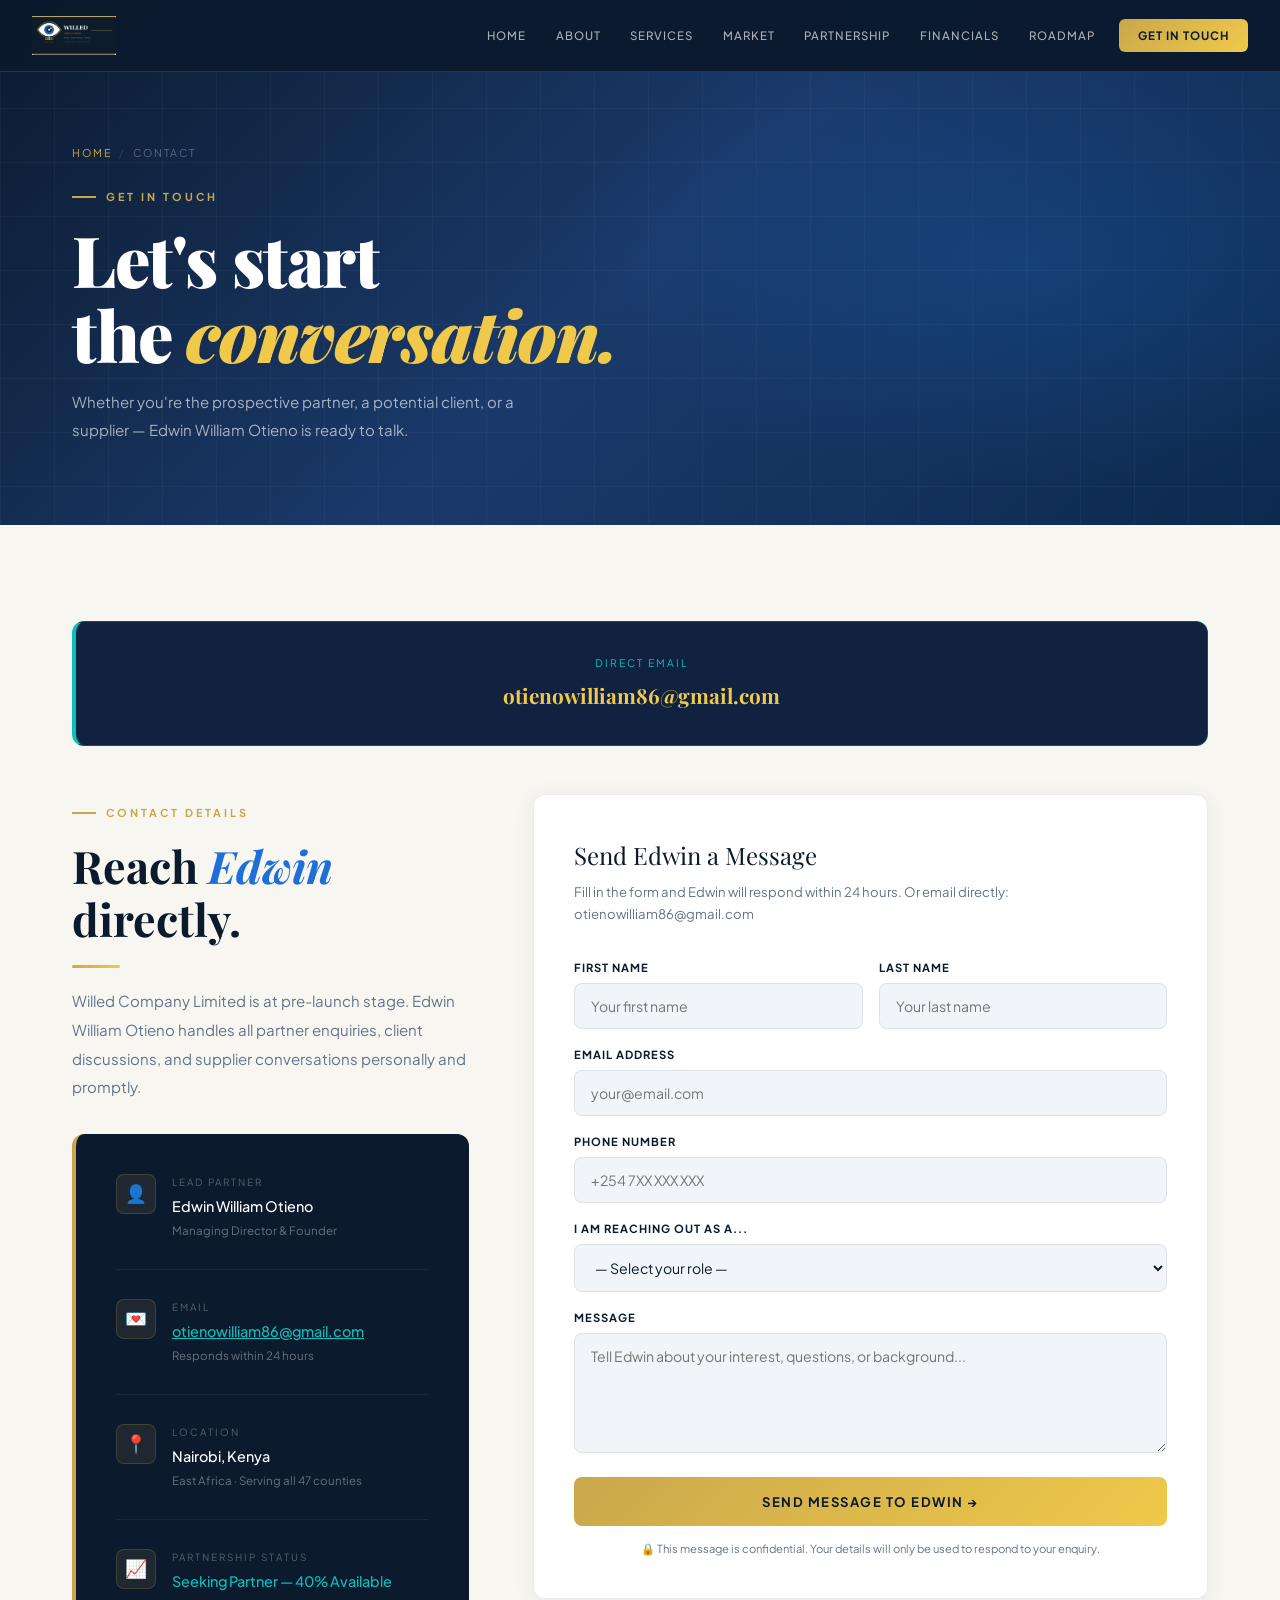
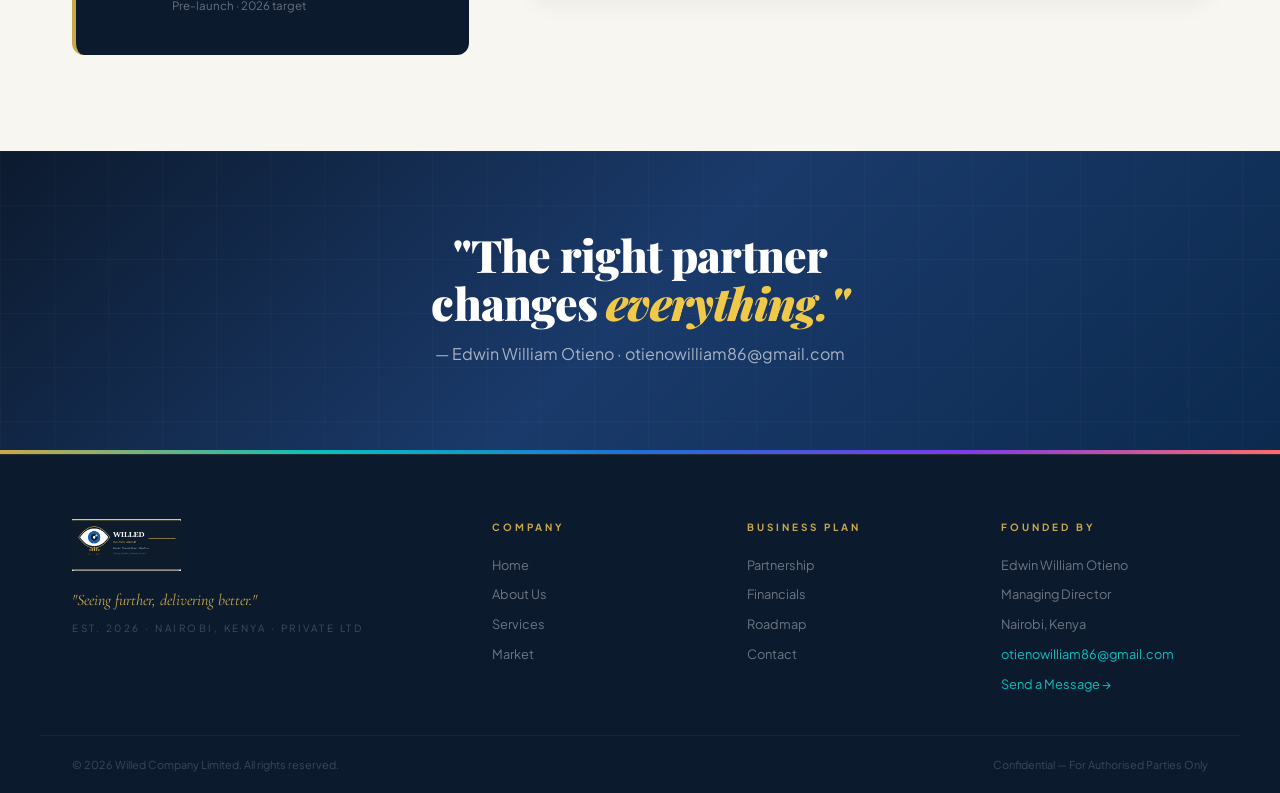
<file: pages/contact.html>
<!DOCTYPE html><html lang="en"><head><meta charset="UTF-8"/><meta name="viewport" content="width=device-width,initial-scale=1.0"/><title>Contact | Willed Company Limited</title><link rel="stylesheet" href="../css/style.css"/><style>
.cgrid{display:grid;grid-template-columns:1fr 1.7fr;gap:4rem;align-items:start;margin-top:3rem}
.ci-card{background:var(--navy);border-radius:12px;padding:2.5rem;border-left:4px solid var(--gold)}
.ci-item{display:flex;gap:1rem;margin-bottom:1.8rem;padding-bottom:1.8rem;border-bottom:1px solid rgba(255,255,255,0.06);align-items:flex-start}
.ci-item:last-child{border-bottom:none;margin-bottom:0;padding-bottom:0}
.ci-icon{width:40px;height:40px;background:rgba(201,168,76,0.1);border:1px solid rgba(201,168,76,0.2);border-radius:8px;display:flex;align-items:center;justify-content:center;flex-shrink:0;font-size:1.1rem}
.ci-lbl{font-size:0.62rem;letter-spacing:2px;text-transform:uppercase;color:rgba(255,255,255,0.3);margin-bottom:0.2rem}
.ci-val{font-size:0.9rem;color:var(--white);font-weight:500}
.ci-sub{font-size:0.72rem;color:rgba(255,255,255,0.38);margin-top:0.15rem}
.ci-val a{color:var(--teal);text-decoration:underline}
.cf{background:var(--white);border-radius:12px;padding:2.5rem;border:1px solid var(--border);box-shadow:0 4px 24px rgba(0,0,0,0.06)}
.cf-title{font-family:"Playfair Display",serif;font-size:1.5rem;color:var(--navy);margin-bottom:0.3rem}
.cf-sub{font-size:0.82rem;color:var(--gray);margin-bottom:2rem}
.frow{display:grid;grid-template-columns:1fr 1fr;gap:1rem}
.fg{display:flex;flex-direction:column;gap:0.4rem;margin-bottom:1rem}
.fg label{font-size:0.7rem;font-weight:700;letter-spacing:1px;text-transform:uppercase;color:var(--navy)}
.fg input,.fg select,.fg textarea{padding:0.8rem 1rem;border:1.5px solid var(--border);border-radius:8px;font-family:"Plus Jakarta Sans",sans-serif;font-size:0.88rem;color:var(--navy);background:var(--lgray);transition:border-color 0.3s;width:100%}
.fg input:focus,.fg select:focus,.fg textarea:focus{outline:none;border-color:var(--gold);background:var(--white)}
.fg textarea{resize:vertical;min-height:120px}
.fsub{width:100%;padding:1rem;background:var(--grad-gold);color:var(--navy);border:none;border-radius:8px;font-family:"Plus Jakarta Sans",sans-serif;font-size:0.82rem;font-weight:700;letter-spacing:1.5px;text-transform:uppercase;cursor:pointer;transition:all 0.3s;margin-top:0.5rem}
.fsub:hover{transform:translateY(-2px);box-shadow:0 8px 24px rgba(201,168,76,0.4)}
.fnote{font-size:0.7rem;color:var(--gray);text-align:center;margin-top:0.8rem}
.email-highlight{background:var(--navy2);border-radius:12px;padding:2rem;border:1px solid rgba(10,191,188,0.3);border-left:4px solid var(--teal);margin-bottom:2rem;text-align:center}
.eh-label{font-size:0.65rem;letter-spacing:2px;text-transform:uppercase;color:var(--teal);margin-bottom:0.4rem}
.eh-email{font-family:"Playfair Display",serif;font-size:1.3rem;color:var(--white);font-weight:700}
.eh-email a{color:var(--gold2);text-decoration:none}
.eh-email a:hover{text-decoration:underline}
@media(max-width:960px){.cgrid{grid-template-columns:1fr}.frow{grid-template-columns:1fr}}
</style></head><body>
<div class="page-hero"><div class="page-hero-glow"></div><div class="wrap"><div class="breadcrumb"><a href="../index.html">Home</a><span>/</span>Contact</div><div class="eyebrow"><div class="eyebrow-bar"></div>Get In Touch</div><h1 class="display ha">Let's start<br>the <em>conversation.</em></h1><p class="body-text light ha ha1" style="max-width:500px;margin-top:1rem;">Whether you're the prospective partner, a potential client, or a supplier &mdash; Edwin William Otieno is ready to talk.</p></div></div>
<section class="section s-cream"><div class="wrap">
<div class="email-highlight anim"><div class="eh-label">Direct Email</div><div class="eh-email"><a href="mailto:otienowilliam86@gmail.com">otienowilliam86@gmail.com</a></div></div>
<div class="cgrid">
<div class="anim">
<div class="eyebrow"><div class="eyebrow-bar"></div>Contact Details</div>
<h2 class="heading" style="margin-bottom:1rem;">Reach <em>Edwin</em><br>directly.</h2>
<div class="divider"></div>
<p class="body-text" style="margin-bottom:2rem;">Willed Company Limited is at pre-launch stage. Edwin William Otieno handles all partner enquiries, client discussions, and supplier conversations personally and promptly.</p>
<div class="ci-card">
<div class="ci-item"><div class="ci-icon">&#128100;</div><div><div class="ci-lbl">Lead Partner</div><div class="ci-val">Edwin William Otieno</div><div class="ci-sub">Managing Director &amp; Founder</div></div></div>
<div class="ci-item"><div class="ci-icon">&#128140;</div><div><div class="ci-lbl">Email</div><div class="ci-val"><a href="mailto:otienowilliam86@gmail.com">otienowilliam86@gmail.com</a></div><div class="ci-sub">Responds within 24 hours</div></div></div>
<div class="ci-item"><div class="ci-icon">&#128205;</div><div><div class="ci-lbl">Location</div><div class="ci-val">Nairobi, Kenya</div><div class="ci-sub">East Africa &middot; Serving all 47 counties</div></div></div>
<div class="ci-item"><div class="ci-icon">&#128200;</div><div><div class="ci-lbl">Partnership Status</div><div class="ci-val" style="color:var(--teal)">Seeking Partner &mdash; 40% Available</div><div class="ci-sub">Pre-launch &middot; 2026 target</div></div></div>
</div></div>
<div class="cf anim d1">
<div class="cf-title">Send Edwin a Message</div>
<div class="cf-sub">Fill in the form and Edwin will respond within 24 hours. Or email directly: otienowilliam86@gmail.com</div>
<form onsubmit="handleForm(event)">
<div class="frow"><div class="fg"><label>First Name</label><input type="text" placeholder="Your first name" required/></div><div class="fg"><label>Last Name</label><input type="text" placeholder="Your last name" required/></div></div>
<div class="fg"><label>Email Address</label><input type="email" placeholder="your@email.com" required/></div>
<div class="fg"><label>Phone Number</label><input type="tel" placeholder="+254 7XX XXX XXX"/></div>
<div class="fg"><label>I am reaching out as a...</label><select required><option value="">&#8212; Select your role &#8212;</option><option>Prospective Business Partner (40% equity)</option><option>Potential Supply Client</option><option>Potential Financial Advisory Client</option><option>Supplier / Vendor</option><option>Investor</option><option>Other</option></select></div>
<div class="fg"><label>Message</label><textarea placeholder="Tell Edwin about your interest, questions, or background..." required></textarea></div>
<button type="submit" class="fsub">Send Message to Edwin &rarr;</button>
<p class="fnote">&#128274; This message is confidential. Your details will only be used to respond to your enquiry.</p>
</form></div>
</div></div></section>
<div class="cta-band" style="padding:5rem 2rem"><div class="cta-inner anim"><h2 class="display" style="font-size:clamp(1.8rem,3.5vw,3rem);margin-bottom:0.8rem;">"The right partner<br>changes <em>everything."</em></h2><p class="body-text light" style="font-size:1rem;margin-top:0.5rem">&mdash; Edwin William Otieno &middot; otienowilliam86@gmail.com</p></div></div>
<script src="../js/shell.js"></script><script src="../js/app.js"></script>
<script>function handleForm(e){e.preventDefault();var b=e.target.querySelector(".fsub");b.textContent="&#10003; Message Sent! Edwin will be in touch soon.";b.style.background="#1a5c1a";b.style.color="white";b.disabled=true;}</script>
</body></html>
</file>
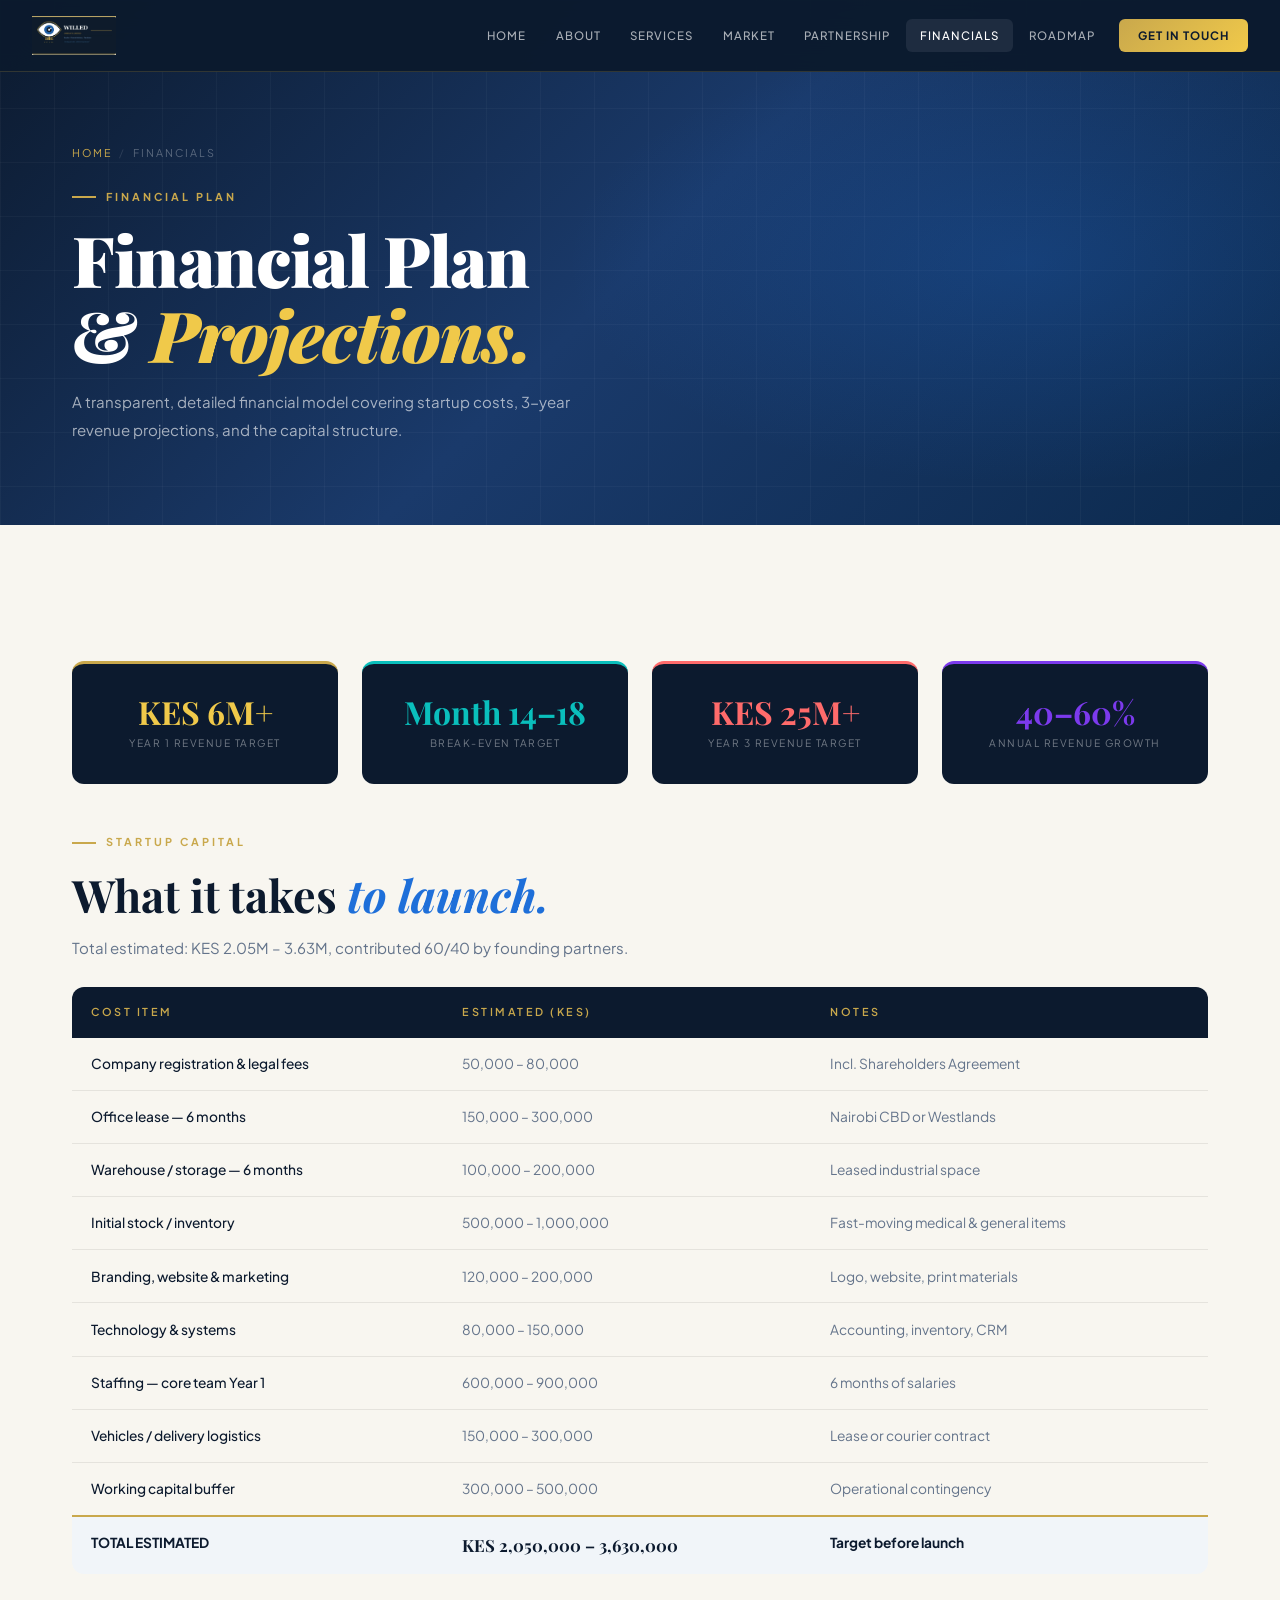
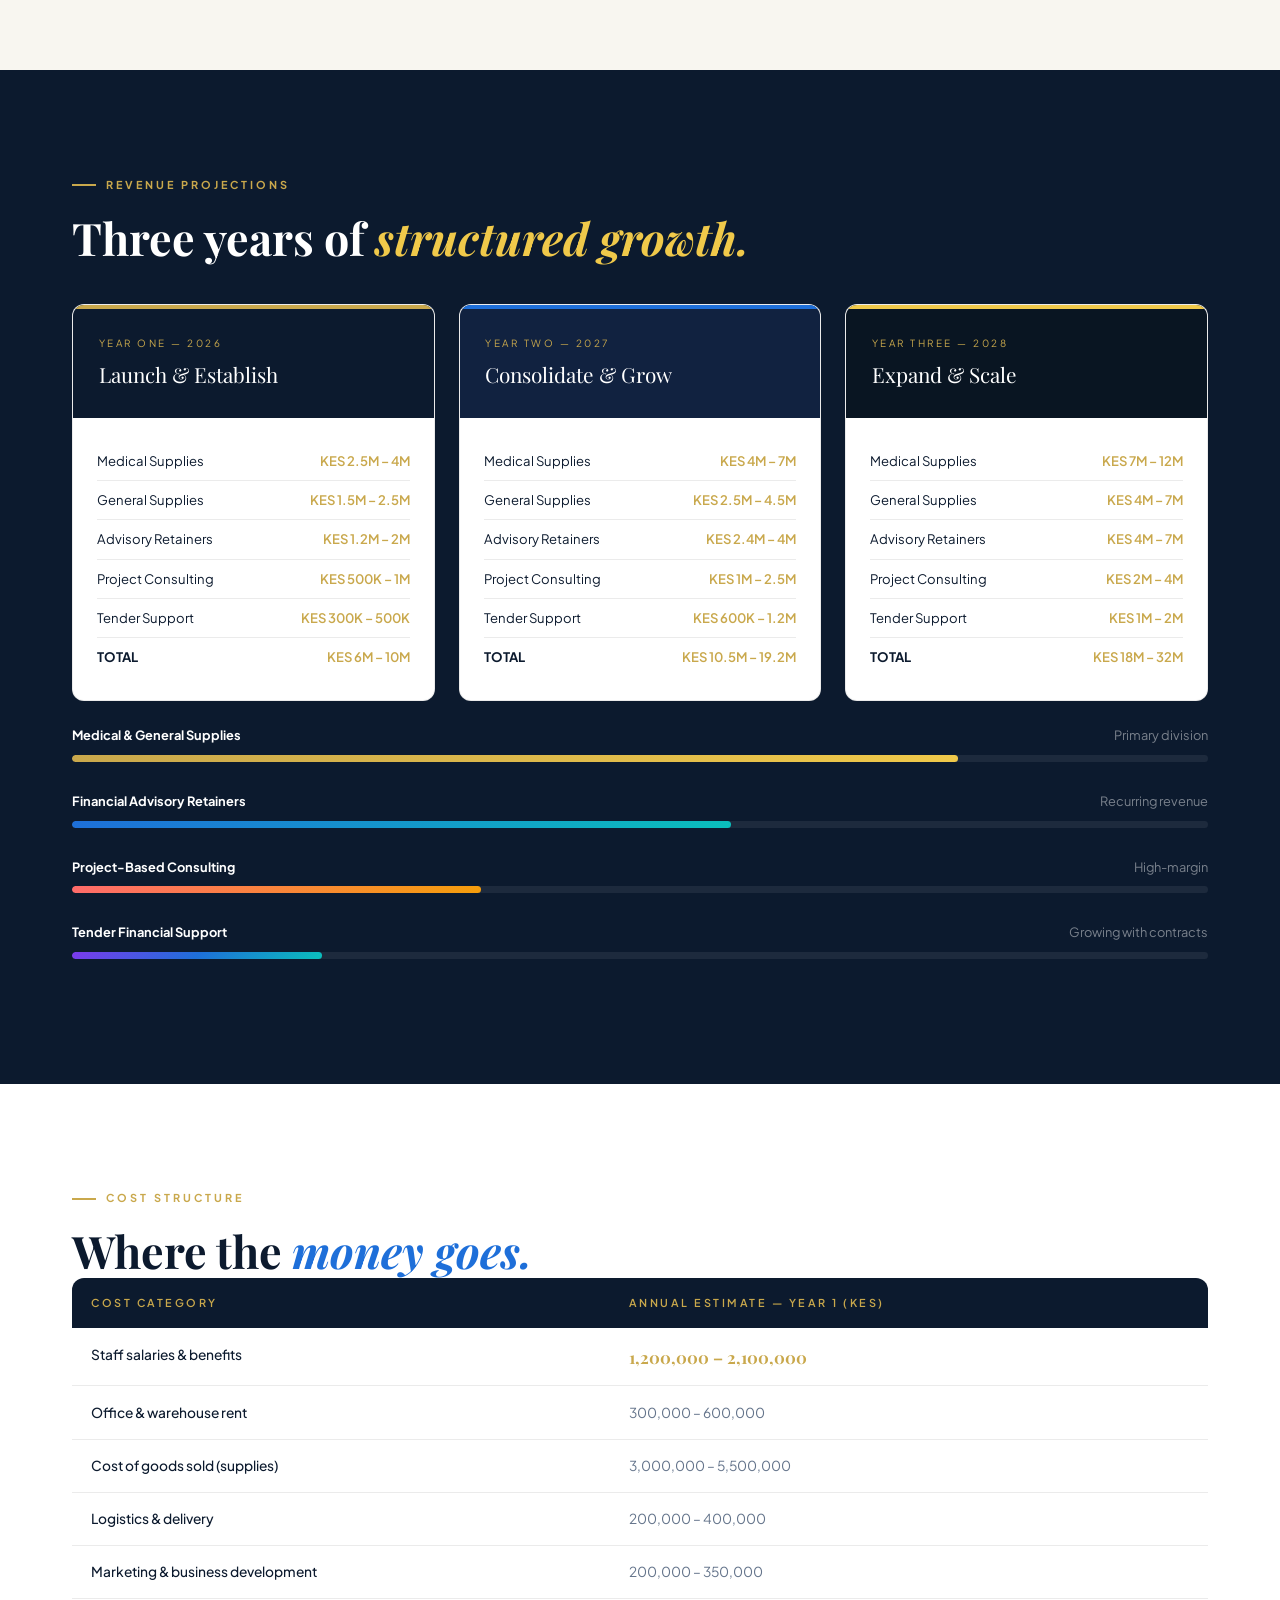
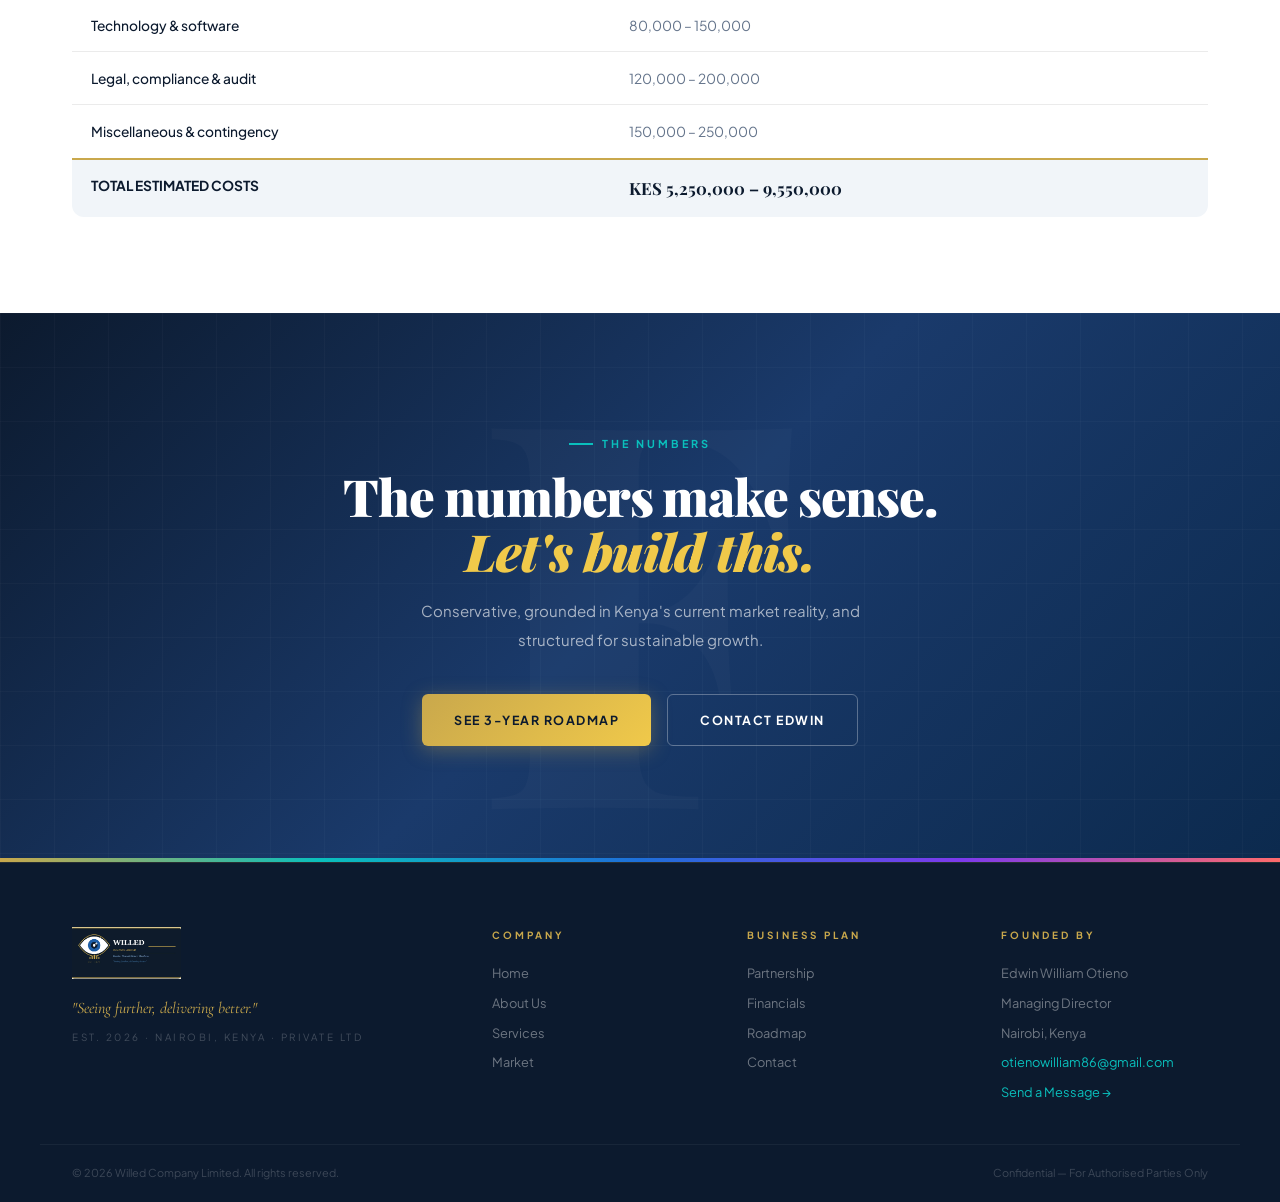
<file: pages/financials.html>
<!DOCTYPE html><html lang="en"><head><meta charset="UTF-8"/><meta name="viewport" content="width=device-width,initial-scale=1.0"/><title>Financials | Willed Company Limited</title><link rel="stylesheet" href="../css/style.css"/><style>
.hl4{display:grid;grid-template-columns:repeat(4,1fr);gap:1.5rem;margin:2.5rem 0}
.hl{background:var(--navy);border-radius:12px;padding:2rem;text-align:center;border-top:3px solid}
.hl:nth-child(1){border-top-color:var(--gold)}.hl:nth-child(2){border-top-color:var(--teal)}.hl:nth-child(3){border-top-color:var(--coral)}.hl:nth-child(4){border-top-color:var(--purple)}
.hl-n{font-family:"Playfair Display",serif;font-size:2rem;font-weight:700;line-height:1}
.hl:nth-child(1) .hl-n{color:var(--gold2)}.hl:nth-child(2) .hl-n{color:var(--teal)}.hl:nth-child(3) .hl-n{color:var(--coral)}.hl:nth-child(4) .hl-n{color:var(--purple)}
.hl-l{font-size:0.64rem;letter-spacing:1.5px;text-transform:uppercase;color:rgba(255,255,255,0.42);margin-top:0.4rem}
.yr3{display:grid;grid-template-columns:repeat(3,1fr);gap:1.5rem;margin-top:2.5rem}
.yc{background:var(--white);border-radius:12px;overflow:hidden;border:1px solid var(--border)}
.yc-head{padding:1.6rem}
.yc-head.y1{background:var(--navy);border-top:4px solid var(--gold)}.yc-head.y2{background:var(--navy2);border-top:4px solid var(--blue)}.yc-head.y3{background:#091522;border-top:4px solid var(--gold2)}
.yc-lbl{font-size:0.62rem;letter-spacing:2.5px;text-transform:uppercase;color:var(--gold);margin-bottom:0.3rem}
.yc-title{font-family:"Playfair Display",serif;font-size:1.3rem;color:var(--white)}
.yc-body{padding:1.5rem}
.yr-row{display:flex;justify-content:space-between;font-size:0.82rem;padding:0.5rem 0;border-bottom:1px solid var(--border)}
.yr-row:last-child{border-bottom:none;font-weight:700;color:var(--navy)}
.yr-row span:last-child{color:var(--gold);font-weight:600}
.bars-wrap{margin-top:1.5rem}
.bar-item{margin-bottom:1.8rem}
.bar-hdr{display:flex;justify-content:space-between;font-size:0.8rem;margin-bottom:0.5rem}
.bar-hdr strong{color:var(--white)}.bar-hdr span{color:rgba(255,255,255,0.45)}
.bar-track{height:7px;background:rgba(255,255,255,0.07);border-radius:4px;overflow:hidden}
.bar-fill{height:100%;border-radius:4px;width:0}
.bar-fill.gold-b{background:var(--grad-gold)}.bar-fill.blue-b{background:var(--grad-blue)}.bar-fill.warm-b{background:var(--grad-warm)}.bar-fill.vivid-b{background:var(--grad-vivid)}
@media(max-width:960px){.hl4,.yr3{grid-template-columns:1fr 1fr}}
@media(max-width:560px){.hl4{grid-template-columns:1fr}}
</style></head><body>
<div class="page-hero"><div class="page-hero-glow"></div><div class="wrap"><div class="breadcrumb"><a href="../index.html">Home</a><span>/</span>Financials</div><div class="eyebrow"><div class="eyebrow-bar"></div>Financial Plan</div><h1 class="display ha">Financial Plan<br>&amp; <em>Projections.</em></h1><p class="body-text light ha ha1" style="max-width:520px;margin-top:1rem;">A transparent, detailed financial model covering startup costs, 3-year revenue projections, and the capital structure.</p></div></div>
<section class="section s-cream"><div class="wrap">
<div class="hl4 anim"><div class="hl"><div class="hl-n">KES 6M+</div><div class="hl-l">Year 1 Revenue Target</div></div><div class="hl"><div class="hl-n">Month 14&ndash;18</div><div class="hl-l">Break-Even Target</div></div><div class="hl"><div class="hl-n">KES 25M+</div><div class="hl-l">Year 3 Revenue Target</div></div><div class="hl"><div class="hl-n">40&ndash;60%</div><div class="hl-l">Annual Revenue Growth</div></div></div>
<div class="anim d1"><div class="eyebrow"><div class="eyebrow-bar"></div>Startup Capital</div><h2 class="heading">What it takes <em>to launch.</em></h2><p class="body-text" style="max-width:680px;margin:0.8rem 0 1.5rem">Total estimated: KES 2.05M &ndash; 3.63M, contributed 60/40 by founding partners.</p></div>
<table class="info-table anim d2"><thead><tr><th>Cost Item</th><th>Estimated (KES)</th><th>Notes</th></tr></thead><tbody>
<tr><td>Company registration &amp; legal fees</td><td>50,000 &ndash; 80,000</td><td>Incl. Shareholders Agreement</td></tr>
<tr><td>Office lease &mdash; 6 months</td><td>150,000 &ndash; 300,000</td><td>Nairobi CBD or Westlands</td></tr>
<tr><td>Warehouse / storage &mdash; 6 months</td><td>100,000 &ndash; 200,000</td><td>Leased industrial space</td></tr>
<tr><td>Initial stock / inventory</td><td>500,000 &ndash; 1,000,000</td><td>Fast-moving medical &amp; general items</td></tr>
<tr><td>Branding, website &amp; marketing</td><td>120,000 &ndash; 200,000</td><td>Logo, website, print materials</td></tr>
<tr><td>Technology &amp; systems</td><td>80,000 &ndash; 150,000</td><td>Accounting, inventory, CRM</td></tr>
<tr><td>Staffing &mdash; core team Year 1</td><td>600,000 &ndash; 900,000</td><td>6 months of salaries</td></tr>
<tr><td>Vehicles / delivery logistics</td><td>150,000 &ndash; 300,000</td><td>Lease or courier contract</td></tr>
<tr><td>Working capital buffer</td><td>300,000 &ndash; 500,000</td><td>Operational contingency</td></tr>
<tr class="total-row"><td>TOTAL ESTIMATED</td><td class="hl-val">KES 2,050,000 &ndash; 3,630,000</td><td>Target before launch</td></tr>
</tbody></table></div></section>
<section class="section s-dark"><div class="wrap">
<div class="anim"><div class="eyebrow"><div class="eyebrow-bar"></div>Revenue Projections</div><h2 class="heading light">Three years of <em>structured growth.</em></h2></div>
<div class="yr3 anim d1">
<div class="yc"><div class="yc-head y1"><div class="yc-lbl">Year One &mdash; 2026</div><div class="yc-title">Launch &amp; Establish</div></div><div class="yc-body"><div class="yr-row"><span>Medical Supplies</span><span>KES 2.5M &ndash; 4M</span></div><div class="yr-row"><span>General Supplies</span><span>KES 1.5M &ndash; 2.5M</span></div><div class="yr-row"><span>Advisory Retainers</span><span>KES 1.2M &ndash; 2M</span></div><div class="yr-row"><span>Project Consulting</span><span>KES 500K &ndash; 1M</span></div><div class="yr-row"><span>Tender Support</span><span>KES 300K &ndash; 500K</span></div><div class="yr-row"><span>TOTAL</span><span>KES 6M &ndash; 10M</span></div></div></div>
<div class="yc"><div class="yc-head y2"><div class="yc-lbl">Year Two &mdash; 2027</div><div class="yc-title">Consolidate &amp; Grow</div></div><div class="yc-body"><div class="yr-row"><span>Medical Supplies</span><span>KES 4M &ndash; 7M</span></div><div class="yr-row"><span>General Supplies</span><span>KES 2.5M &ndash; 4.5M</span></div><div class="yr-row"><span>Advisory Retainers</span><span>KES 2.4M &ndash; 4M</span></div><div class="yr-row"><span>Project Consulting</span><span>KES 1M &ndash; 2.5M</span></div><div class="yr-row"><span>Tender Support</span><span>KES 600K &ndash; 1.2M</span></div><div class="yr-row"><span>TOTAL</span><span>KES 10.5M &ndash; 19.2M</span></div></div></div>
<div class="yc"><div class="yc-head y3"><div class="yc-lbl">Year Three &mdash; 2028</div><div class="yc-title">Expand &amp; Scale</div></div><div class="yc-body"><div class="yr-row"><span>Medical Supplies</span><span>KES 7M &ndash; 12M</span></div><div class="yr-row"><span>General Supplies</span><span>KES 4M &ndash; 7M</span></div><div class="yr-row"><span>Advisory Retainers</span><span>KES 4M &ndash; 7M</span></div><div class="yr-row"><span>Project Consulting</span><span>KES 2M &ndash; 4M</span></div><div class="yr-row"><span>Tender Support</span><span>KES 1M &ndash; 2M</span></div><div class="yr-row"><span>TOTAL</span><span>KES 18M &ndash; 32M</span></div></div></div>
</div>
<div class="bars-wrap anim d2">
<div class="bar-item"><div class="bar-hdr"><strong>Medical &amp; General Supplies</strong><span>Primary division</span></div><div class="bar-track"><div class="bar-fill gold-b" data-w="78%"></div></div></div>
<div class="bar-item"><div class="bar-hdr"><strong>Financial Advisory Retainers</strong><span>Recurring revenue</span></div><div class="bar-track"><div class="bar-fill blue-b" data-w="58%"></div></div></div>
<div class="bar-item"><div class="bar-hdr"><strong>Project-Based Consulting</strong><span>High-margin</span></div><div class="bar-track"><div class="bar-fill warm-b" data-w="36%"></div></div></div>
<div class="bar-item"><div class="bar-hdr"><strong>Tender Financial Support</strong><span>Growing with contracts</span></div><div class="bar-track"><div class="bar-fill vivid-b" data-w="22%"></div></div></div>
</div></div></section>
<section class="section s-white"><div class="wrap"><div class="anim"><div class="eyebrow"><div class="eyebrow-bar"></div>Cost Structure</div><h2 class="heading">Where the <em>money goes.</em></h2></div>
<table class="info-table anim d1"><thead><tr><th>Cost Category</th><th>Annual Estimate &mdash; Year 1 (KES)</th></tr></thead><tbody>
<tr><td>Staff salaries &amp; benefits</td><td class="hl-val">1,200,000 &ndash; 2,100,000</td></tr>
<tr><td>Office &amp; warehouse rent</td><td>300,000 &ndash; 600,000</td></tr>
<tr><td>Cost of goods sold (supplies)</td><td>3,000,000 &ndash; 5,500,000</td></tr>
<tr><td>Logistics &amp; delivery</td><td>200,000 &ndash; 400,000</td></tr>
<tr><td>Marketing &amp; business development</td><td>200,000 &ndash; 350,000</td></tr>
<tr><td>Technology &amp; software</td><td>80,000 &ndash; 150,000</td></tr>
<tr><td>Legal, compliance &amp; audit</td><td>120,000 &ndash; 200,000</td></tr>
<tr><td>Miscellaneous &amp; contingency</td><td>150,000 &ndash; 250,000</td></tr>
<tr class="total-row"><td>TOTAL ESTIMATED COSTS</td><td class="hl-val">KES 5,250,000 &ndash; 9,550,000</td></tr>
</tbody></table></div></section>
<div class="cta-band"><div class="cta-bg-ltr">F</div><div class="cta-inner anim"><div class="eyebrow teal" style="justify-content:center"><div class="eyebrow-bar"></div>The Numbers</div><h2 class="display" style="font-size:clamp(2rem,4vw,3.2rem);margin-bottom:1.2rem;">The numbers make sense.<br><em>Let's build this.</em></h2><p class="body-text light" style="max-width:460px;margin:0 auto">Conservative, grounded in Kenya's current market reality, and structured for sustainable growth.</p><div class="cta-actions"><a href="roadmap.html" class="btn btn-gold">See 3-Year Roadmap</a><a href="contact.html" class="btn btn-ghost">Contact Edwin</a></div></div></div>
<script src="../js/shell.js"></script><script src="../js/app.js"></script></body></html>
</file>
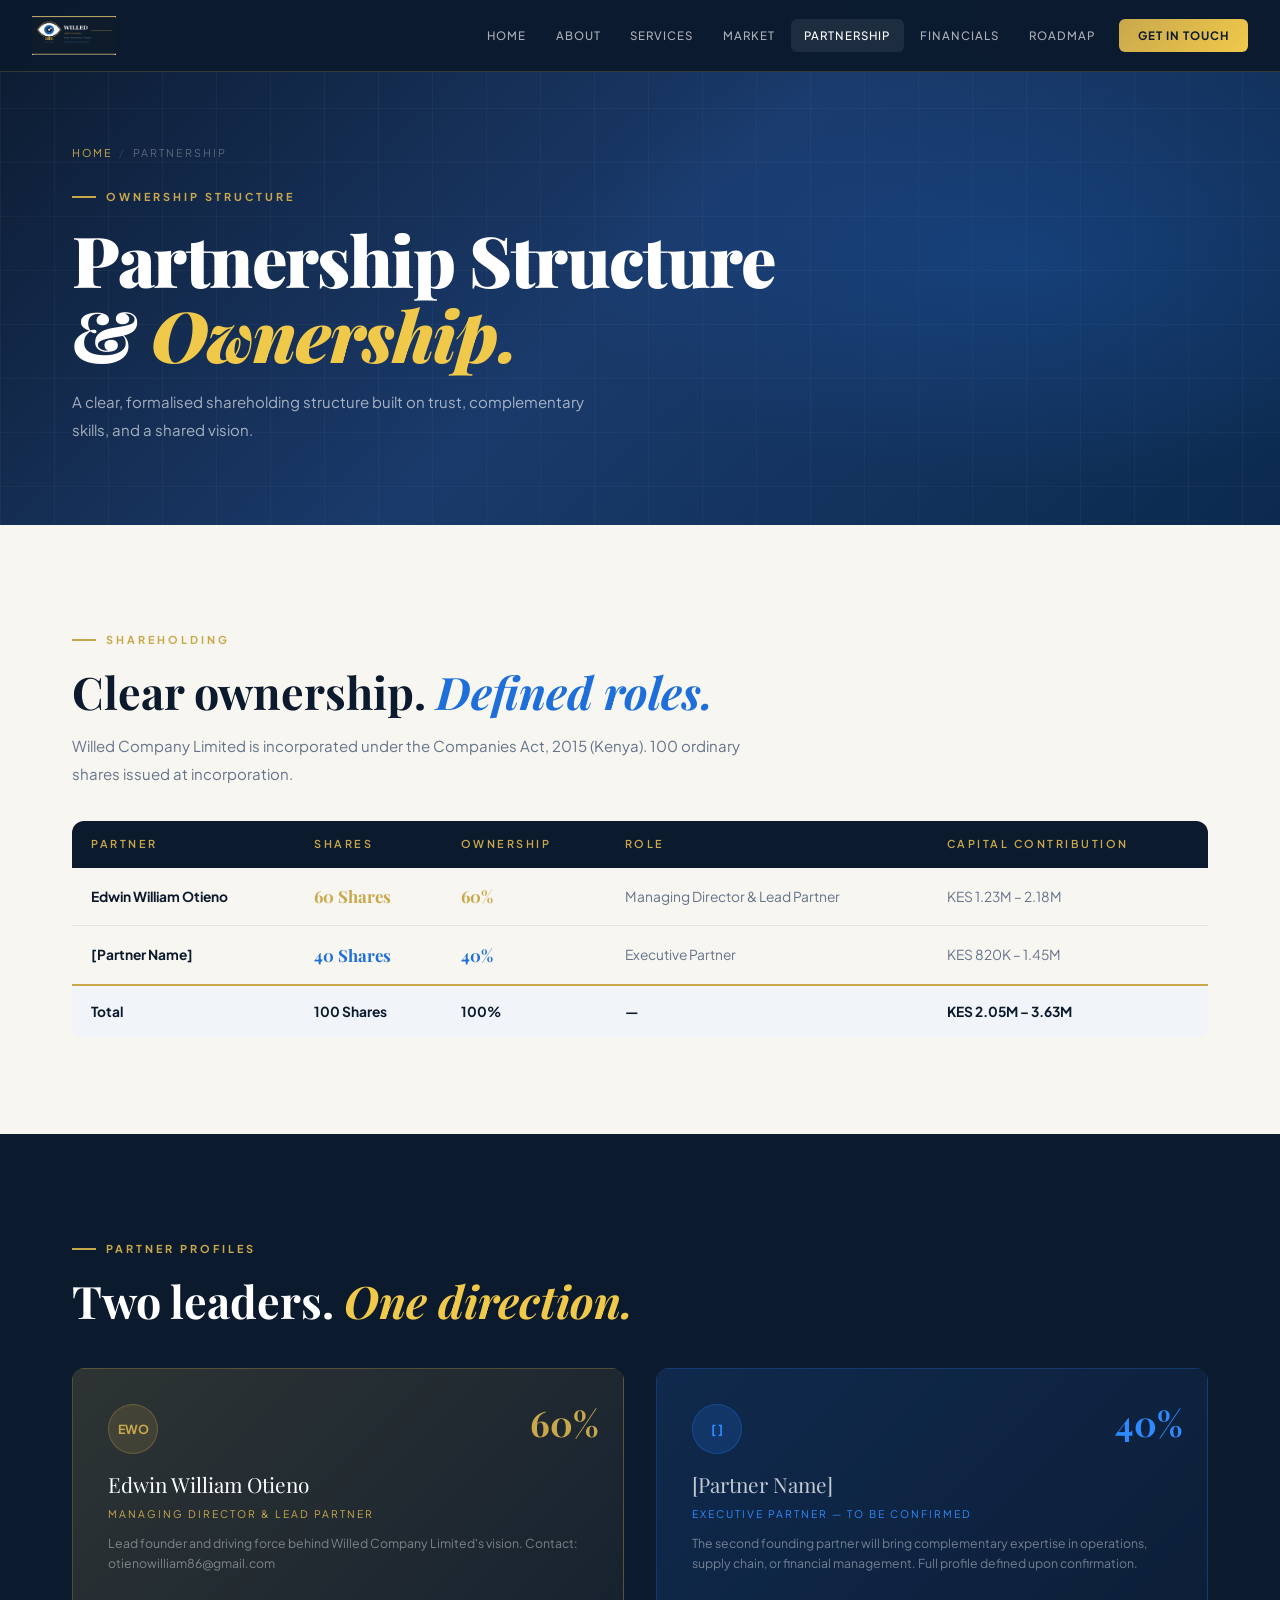
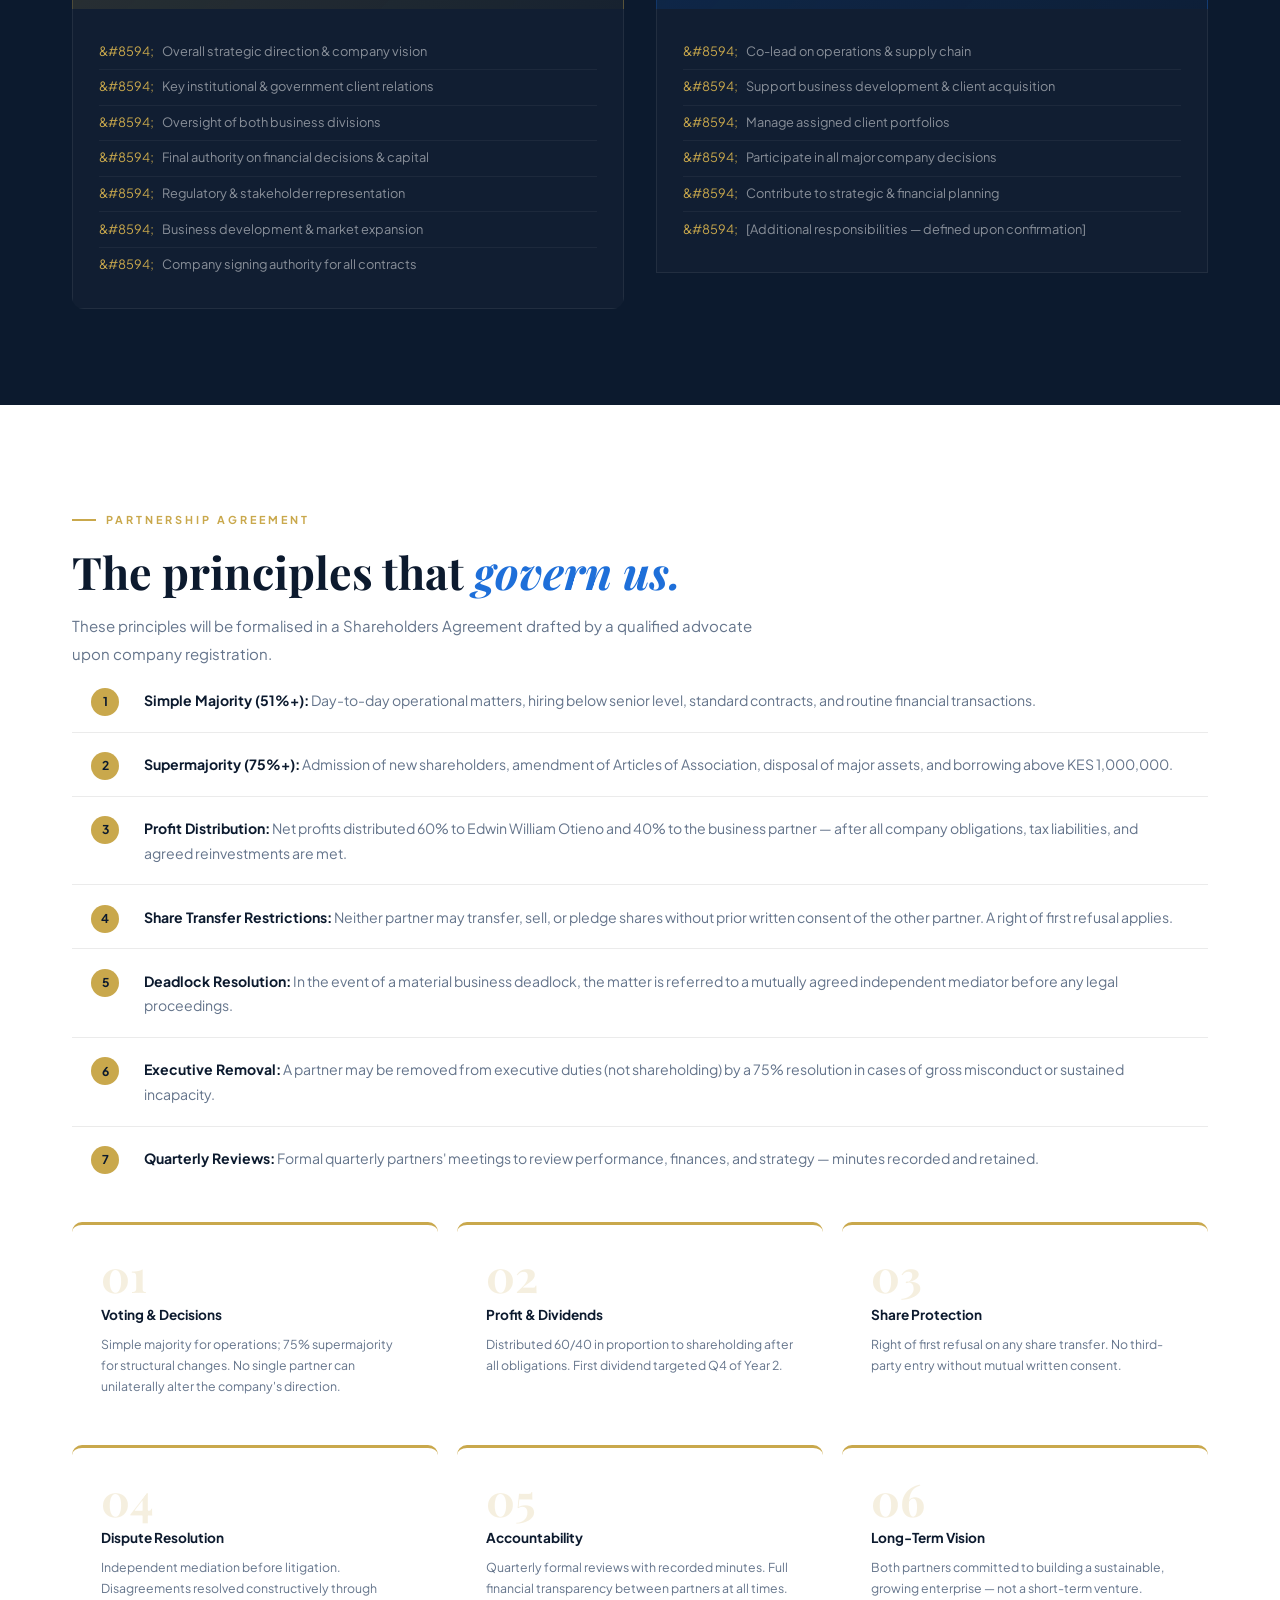
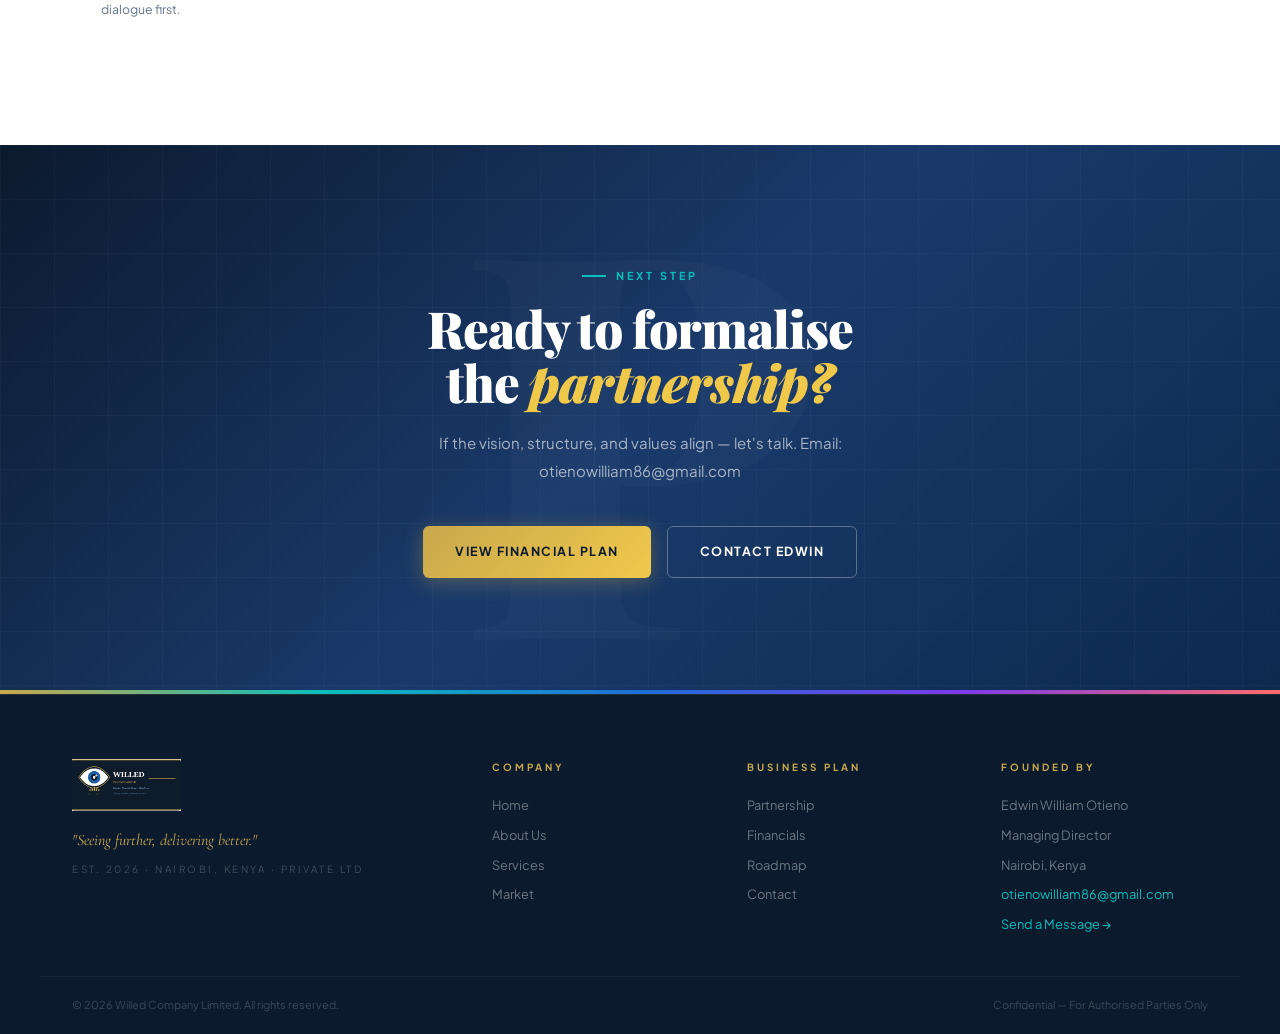
<file: pages/partnership.html>
<!DOCTYPE html><html lang="en"><head><meta charset="UTF-8"/><meta name="viewport" content="width=device-width,initial-scale=1.0"/><title>Partnership | Willed Company Limited</title><link rel="stylesheet" href="../css/style.css"/><style>
.stbl{width:100%;border-collapse:collapse;border-radius:var(--rl);overflow:hidden;margin-top:2rem}
.stbl th{background:var(--navy);color:var(--gold);padding:0.9rem 1.2rem;font-size:0.68rem;letter-spacing:2.5px;text-transform:uppercase;text-align:left;font-weight:600}
.stbl td{padding:0.9rem 1.2rem;font-size:0.86rem;border-bottom:1px solid var(--border);color:var(--gray)}
.stbl td:first-child{color:var(--navy);font-weight:500}
.stbl tr:last-child td{border-bottom:none}
.stbl tr:hover td{background:rgba(30,111,217,0.03)}
.stbl .total-row td{background:var(--lgray);font-weight:700;color:var(--navy);border-top:2px solid var(--gold)}
.stbl .gv{color:var(--gold);font-weight:700;font-family:"Playfair Display",serif;font-size:1.05rem}
.stbl .bv{color:var(--blue);font-weight:700;font-family:"Playfair Display",serif;font-size:1.05rem}
.p2{display:grid;grid-template-columns:1fr 1fr;gap:2rem;margin-top:2.5rem}
.pc{border-radius:12px;overflow:hidden}
.pc-head{padding:2.2rem;position:relative}
.pc-head.gd{background:linear-gradient(135deg,rgba(201,168,76,0.18),rgba(201,168,76,0.06));border:1px solid rgba(201,168,76,0.3);border-bottom:none}
.pc-head.bl{background:linear-gradient(135deg,rgba(30,111,217,0.18),rgba(30,111,217,0.06));border:1px solid rgba(30,111,217,0.3);border-bottom:none}
.pc-sh{position:absolute;top:1.5rem;right:1.5rem;font-family:"Playfair Display",serif;font-size:2.2rem;font-weight:700}
.pc-sh.gd{color:var(--gold)}.pc-sh.bl{color:var(--blue2)}
.pc-av{width:50px;height:50px;border-radius:50%;display:flex;align-items:center;justify-content:center;font-weight:700;font-size:0.78rem;margin-bottom:0.8rem}
.pc-av.gd{background:rgba(201,168,76,0.15);border:1px solid rgba(201,168,76,0.3);color:var(--gold)}
.pc-av.bl{background:rgba(30,111,217,0.2);border:1px solid rgba(30,111,217,0.4);color:var(--blue2)}
.pc-name{font-family:"Playfair Display",serif;font-size:1.3rem;color:var(--white);margin-bottom:0.2rem}
.pc-role{font-size:0.65rem;letter-spacing:2px;text-transform:uppercase}
.pc-role.gd{color:var(--gold)}.pc-role.bl{color:var(--blue2)}
.pc-bio{font-size:0.77rem;color:rgba(255,255,255,0.42);margin-top:0.7rem;line-height:1.6}
.pc-body{padding:1.6rem;background:rgba(255,255,255,0.02);border:1px solid rgba(255,255,255,0.07);border-top:none}
.pc-body li{font-size:0.8rem;color:rgba(255,255,255,0.5);padding:0.4rem 0;display:flex;gap:0.5rem;border-bottom:1px solid rgba(255,255,255,0.05)}
.pc-body li:last-child{border-bottom:none}.pc-body li::before{content:"&#8594;";color:var(--gold);flex-shrink:0}
.al{counter-reset:ag}
.al li{counter-increment:ag;position:relative;padding:1.2rem 1.2rem 1.2rem 4.5rem;border-bottom:1px solid var(--border);font-size:0.88rem;color:var(--gray);line-height:1.75}
.al li:last-child{border-bottom:none}
.al li::before{content:counter(ag);position:absolute;left:1.2rem;top:1.2rem;width:28px;height:28px;background:var(--gold);color:var(--navy);border-radius:50%;display:flex;align-items:center;justify-content:center;font-weight:700;font-size:0.76rem}
.al li strong{color:var(--navy)}
.prin3{display:grid;grid-template-columns:repeat(3,1fr);gap:1.2rem;margin-top:2rem}
.pr{background:var(--white);border-radius:10px;padding:1.8rem;border-top:3px solid var(--gold)}
.pr-n{font-family:"Playfair Display",serif;font-size:2.8rem;color:rgba(201,168,76,0.18);font-weight:700;line-height:1}
.pr-t{font-size:0.85rem;font-weight:700;color:var(--navy);margin:0.3rem 0 0.5rem}
.pr-s{font-size:0.77rem;color:var(--gray);line-height:1.7}
@media(max-width:960px){.p2,.prin3{grid-template-columns:1fr}}
</style></head><body>
<div class="page-hero"><div class="page-hero-glow"></div><div class="wrap"><div class="breadcrumb"><a href="../index.html">Home</a><span>/</span>Partnership</div><div class="eyebrow"><div class="eyebrow-bar"></div>Ownership Structure</div><h1 class="display ha">Partnership Structure<br>&amp; <em>Ownership.</em></h1><p class="body-text light ha ha1" style="max-width:520px;margin-top:1rem;">A clear, formalised shareholding structure built on trust, complementary skills, and a shared vision.</p></div></div>
<section class="section s-cream"><div class="wrap"><div class="anim"><div class="eyebrow"><div class="eyebrow-bar"></div>Shareholding</div><h2 class="heading">Clear ownership. <em>Defined roles.</em></h2><p class="body-text" style="max-width:680px;margin-top:0.8rem;">Willed Company Limited is incorporated under the Companies Act, 2015 (Kenya). 100 ordinary shares issued at incorporation.</p></div>
<table class="stbl anim d1"><thead><tr><th>Partner</th><th>Shares</th><th>Ownership</th><th>Role</th><th>Capital Contribution</th></tr></thead><tbody>
<tr><td><strong>Edwin William Otieno</strong></td><td class="gv">60 Shares</td><td class="gv">60%</td><td>Managing Director &amp; Lead Partner</td><td>KES 1.23M &ndash; 2.18M</td></tr>
<tr><td><strong>[Partner Name]</strong></td><td class="bv">40 Shares</td><td class="bv">40%</td><td>Executive Partner</td><td>KES 820K &ndash; 1.45M</td></tr>
<tr class="total-row"><td><strong>Total</strong></td><td>100 Shares</td><td>100%</td><td>&mdash;</td><td>KES 2.05M &ndash; 3.63M</td></tr>
</tbody></table></div></section>
<section class="section s-dark"><div class="wrap"><div class="anim"><div class="eyebrow"><div class="eyebrow-bar"></div>Partner Profiles</div><h2 class="heading light">Two leaders. <em>One direction.</em></h2></div>
<div class="p2"><div class="pc anim d1"><div class="pc-head gd"><div class="pc-sh gd">60%</div><div class="pc-av gd">EWO</div><div class="pc-name">Edwin William Otieno</div><div class="pc-role gd">Managing Director &amp; Lead Partner</div><p class="pc-bio">Lead founder and driving force behind Willed Company Limited's vision. Contact: otienowilliam86@gmail.com</p></div><ul class="pc-body"><li>Overall strategic direction &amp; company vision</li><li>Key institutional &amp; government client relations</li><li>Oversight of both business divisions</li><li>Final authority on financial decisions &amp; capital</li><li>Regulatory &amp; stakeholder representation</li><li>Business development &amp; market expansion</li><li>Company signing authority for all contracts</li></ul></div>
<div class="pc anim d2"><div class="pc-head bl"><div class="pc-sh bl">40%</div><div class="pc-av bl">[ ]</div><div class="pc-name" style="color:rgba(255,255,255,0.75)">[Partner Name]</div><div class="pc-role bl">Executive Partner &mdash; To Be Confirmed</div><p class="pc-bio">The second founding partner will bring complementary expertise in operations, supply chain, or financial management. Full profile defined upon confirmation.</p></div><ul class="pc-body"><li>Co-lead on operations &amp; supply chain</li><li>Support business development &amp; client acquisition</li><li>Manage assigned client portfolios</li><li>Participate in all major company decisions</li><li>Contribute to strategic &amp; financial planning</li><li>[Additional responsibilities &mdash; defined upon confirmation]</li></ul></div></div></div></section>
<section class="section s-white"><div class="wrap"><div class="anim"><div class="eyebrow"><div class="eyebrow-bar"></div>Partnership Agreement</div><h2 class="heading">The principles that <em>govern us.</em></h2><p class="body-text" style="max-width:680px;margin-top:0.8rem;">These principles will be formalised in a Shareholders Agreement drafted by a qualified advocate upon company registration.</p></div>
<ol class="al anim d1">
<li><strong>Simple Majority (51%+):</strong> Day-to-day operational matters, hiring below senior level, standard contracts, and routine financial transactions.</li>
<li><strong>Supermajority (75%+):</strong> Admission of new shareholders, amendment of Articles of Association, disposal of major assets, and borrowing above KES 1,000,000.</li>
<li><strong>Profit Distribution:</strong> Net profits distributed 60% to Edwin William Otieno and 40% to the business partner &mdash; after all company obligations, tax liabilities, and agreed reinvestments are met.</li>
<li><strong>Share Transfer Restrictions:</strong> Neither partner may transfer, sell, or pledge shares without prior written consent of the other partner. A right of first refusal applies.</li>
<li><strong>Deadlock Resolution:</strong> In the event of a material business deadlock, the matter is referred to a mutually agreed independent mediator before any legal proceedings.</li>
<li><strong>Executive Removal:</strong> A partner may be removed from executive duties (not shareholding) by a 75% resolution in cases of gross misconduct or sustained incapacity.</li>
<li><strong>Quarterly Reviews:</strong> Formal quarterly partners' meetings to review performance, finances, and strategy &mdash; minutes recorded and retained.</li>
</ol>
<div class="prin3 anim d2">
<div class="pr"><div class="pr-n">01</div><div class="pr-t">Voting &amp; Decisions</div><div class="pr-s">Simple majority for operations; 75% supermajority for structural changes. No single partner can unilaterally alter the company's direction.</div></div>
<div class="pr"><div class="pr-n">02</div><div class="pr-t">Profit &amp; Dividends</div><div class="pr-s">Distributed 60/40 in proportion to shareholding after all obligations. First dividend targeted Q4 of Year 2.</div></div>
<div class="pr"><div class="pr-n">03</div><div class="pr-t">Share Protection</div><div class="pr-s">Right of first refusal on any share transfer. No third-party entry without mutual written consent.</div></div>
<div class="pr"><div class="pr-n">04</div><div class="pr-t">Dispute Resolution</div><div class="pr-s">Independent mediation before litigation. Disagreements resolved constructively through dialogue first.</div></div>
<div class="pr"><div class="pr-n">05</div><div class="pr-t">Accountability</div><div class="pr-s">Quarterly formal reviews with recorded minutes. Full financial transparency between partners at all times.</div></div>
<div class="pr"><div class="pr-n">06</div><div class="pr-t">Long-Term Vision</div><div class="pr-s">Both partners committed to building a sustainable, growing enterprise &mdash; not a short-term venture.</div></div>
</div></div></section>
<div class="cta-band"><div class="cta-bg-ltr">P</div><div class="cta-inner anim"><div class="eyebrow teal" style="justify-content:center"><div class="eyebrow-bar"></div>Next Step</div><h2 class="display" style="font-size:clamp(2rem,4vw,3.2rem);margin-bottom:1.2rem;">Ready to formalise<br>the <em>partnership?</em></h2><p class="body-text light" style="max-width:460px;margin:0 auto">If the vision, structure, and values align &mdash; let's talk. Email: otienowilliam86@gmail.com</p><div class="cta-actions"><a href="financials.html" class="btn btn-gold">View Financial Plan</a><a href="contact.html" class="btn btn-ghost">Contact Edwin</a></div></div></div>
<script src="../js/shell.js"></script><script src="../js/app.js"></script></body></html>
</file>
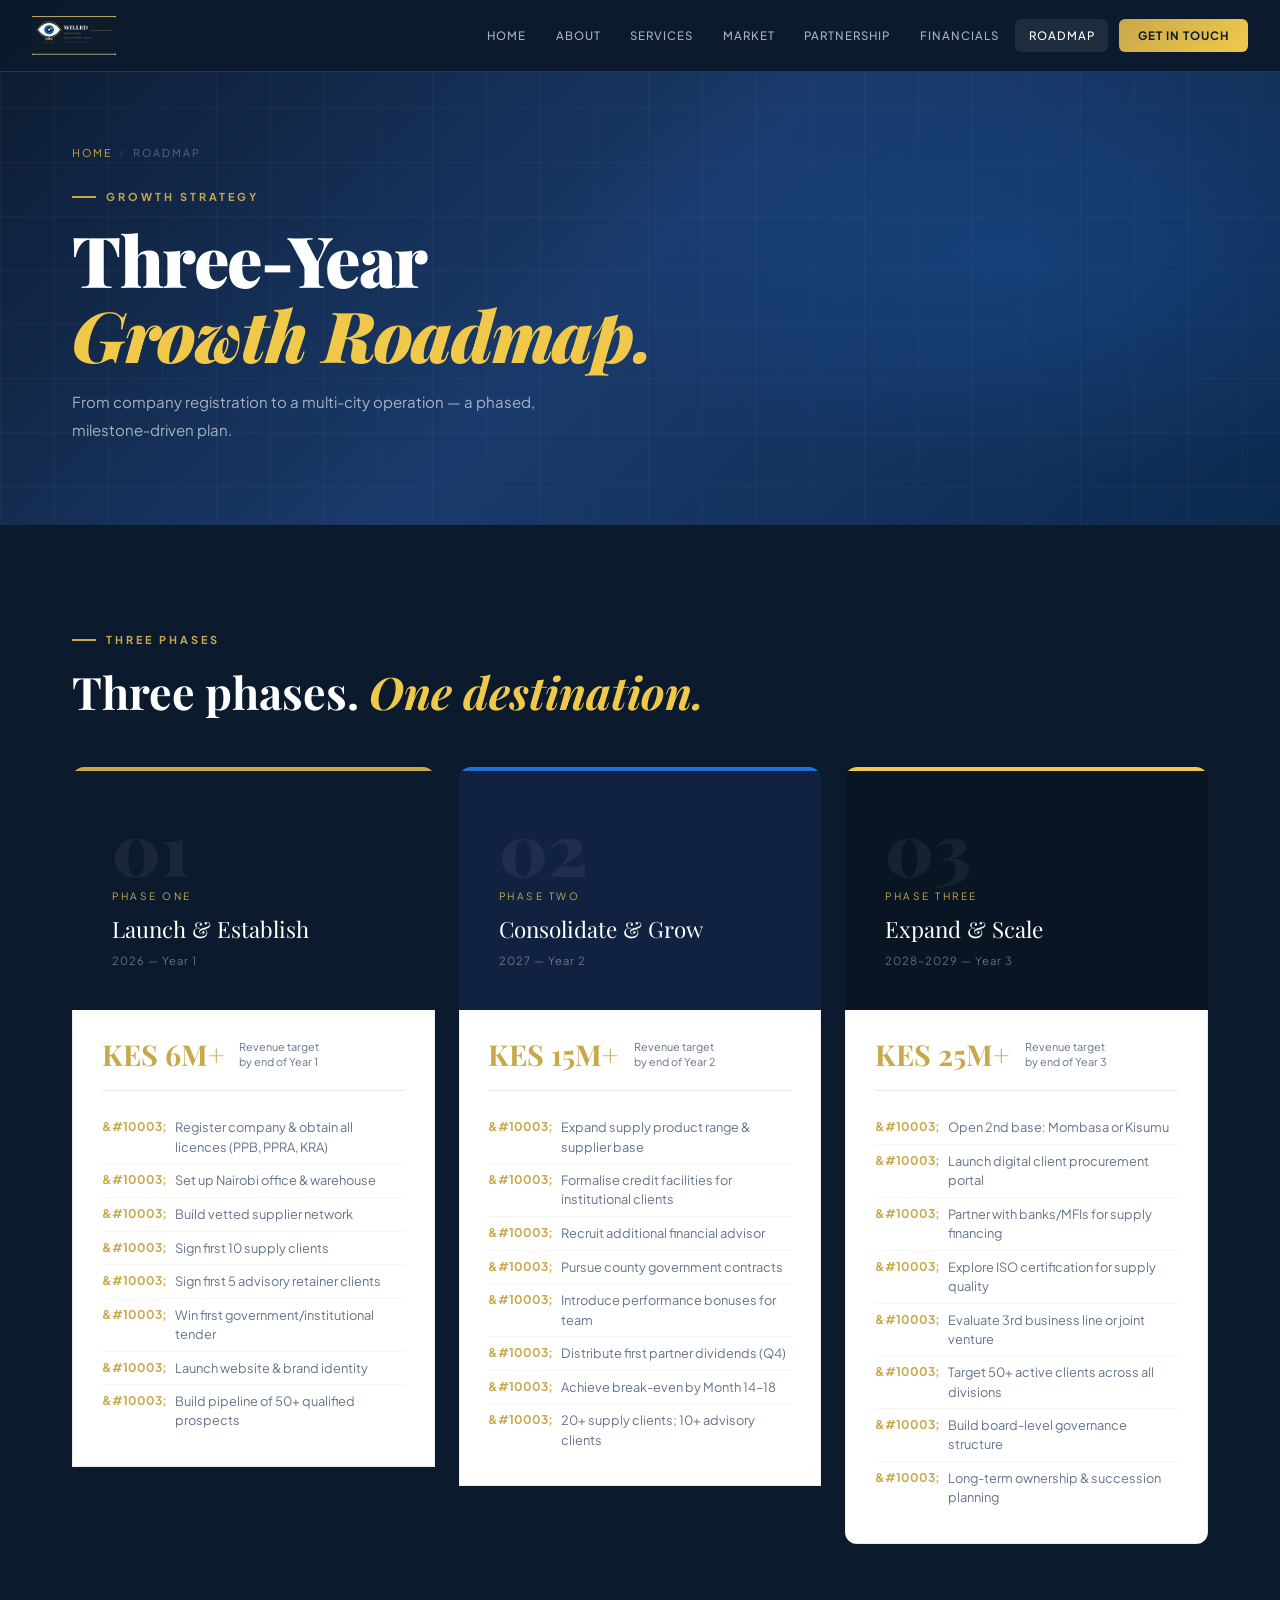
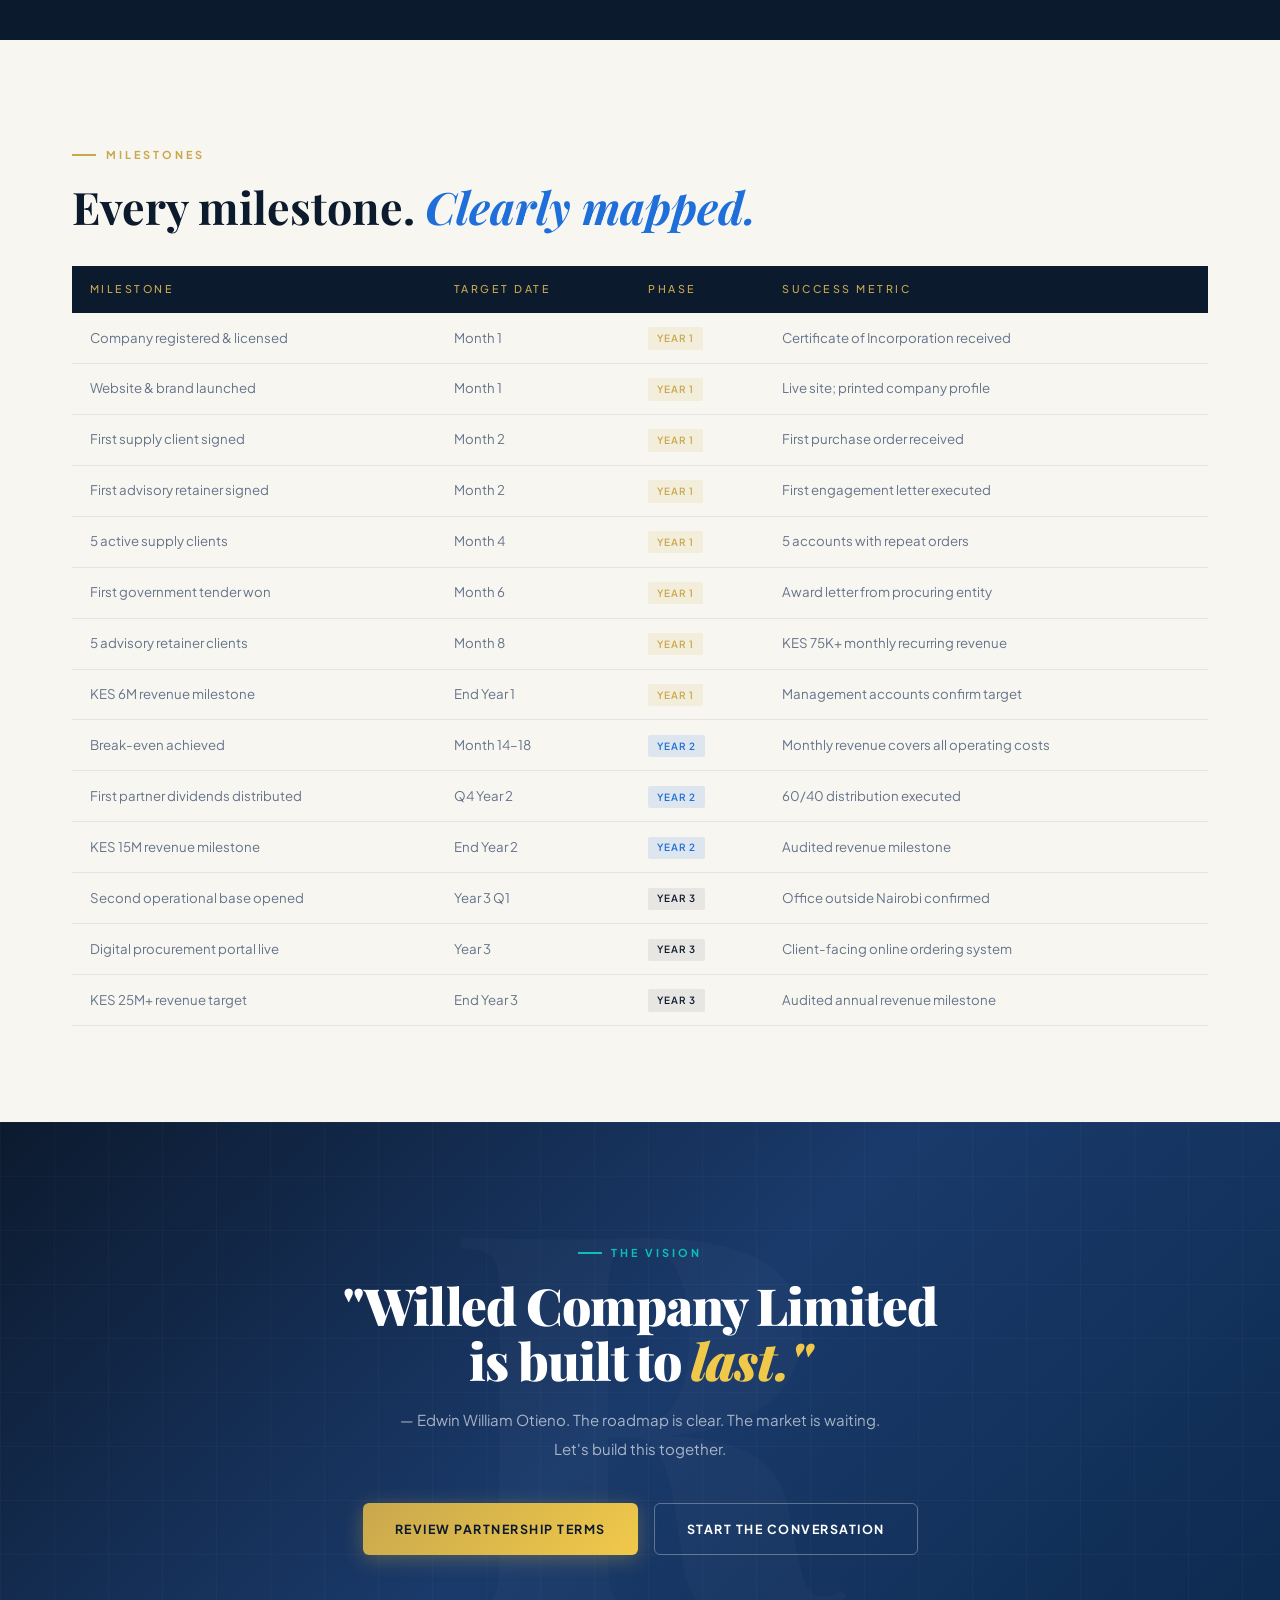
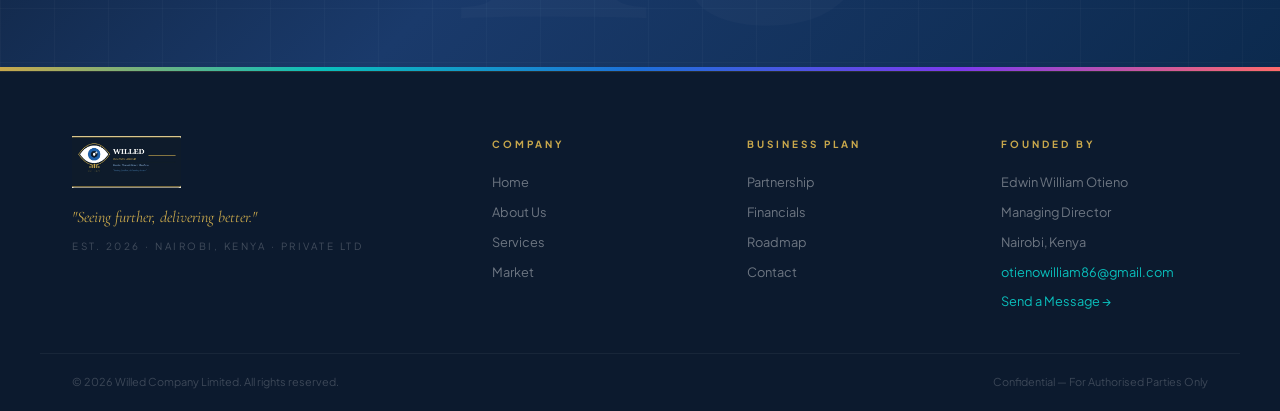
<file: pages/roadmap.html>
<!DOCTYPE html><html lang="en"><head><meta charset="UTF-8"/><meta name="viewport" content="width=device-width,initial-scale=1.0"/><title>Roadmap | Willed Company Limited</title><link rel="stylesheet" href="../css/style.css"/><style>
.ph3{display:grid;grid-template-columns:repeat(3,1fr);gap:1.5rem;margin-top:3rem}
.ph{border-radius:12px;overflow:hidden}
.ph-head{padding:2.5rem;position:relative}
.ph-head.p1{background:var(--navy);border-top:4px solid var(--gold)}
.ph-head.p2{background:var(--navy2);border-top:4px solid var(--blue)}
.ph-head.p3{background:#091522;border-top:4px solid var(--gold2)}
.ph-num{font-family:"Playfair Display",serif;font-size:4.5rem;font-weight:900;color:rgba(255,255,255,0.06);line-height:1;margin-bottom:0.3rem}
.ph-lbl{font-size:0.63rem;letter-spacing:2.5px;text-transform:uppercase;color:var(--gold);margin-bottom:0.3rem}
.ph-title{font-family:"Playfair Display",serif;font-size:1.4rem;color:var(--white);margin-bottom:0.2rem}
.ph-period{font-size:0.7rem;color:rgba(255,255,255,0.38);letter-spacing:1px}
.ph-body{padding:1.8rem;background:var(--white);border:1px solid var(--border);border-top:none}
.ph-target{display:flex;align-items:center;gap:0.9rem;margin-bottom:1.3rem;padding-bottom:1.3rem;border-bottom:1px solid var(--border)}
.ph-tn{font-family:"Playfair Display",serif;font-size:1.8rem;color:var(--gold);font-weight:700;line-height:1}
.ph-tl{font-size:0.68rem;color:var(--gray);line-height:1.4}
.ph-items li{font-size:0.8rem;color:var(--gray);padding:0.42rem 0;display:flex;gap:0.5rem;border-bottom:1px solid rgba(0,0,0,0.04);line-height:1.5}
.ph-items li:last-child{border-bottom:none}
.ph-items li::before{content:"&#10003;";color:var(--gold);flex-shrink:0;font-weight:700;font-size:0.75rem}
.mstbl{width:100%;border-collapse:collapse;margin-top:2rem}
.mstbl th{background:var(--navy);color:var(--gold);padding:0.9rem 1.1rem;font-size:0.67rem;letter-spacing:2.5px;text-transform:uppercase;text-align:left;font-weight:500}
.mstbl td{padding:0.82rem 1.1rem;font-size:0.83rem;color:var(--gray);border-bottom:1px solid var(--border)}
.mstbl tr:hover td{background:rgba(201,168,76,0.03)}
.badge{display:inline-block;padding:0.18rem 0.55rem;border-radius:2px;font-size:0.62rem;font-weight:600;letter-spacing:1px;text-transform:uppercase}
.by1{background:rgba(201,168,76,0.12);color:var(--gold)}.by2{background:rgba(30,111,217,0.12);color:var(--blue)}.by3{background:rgba(12,26,46,0.07);color:var(--navy)}
@media(max-width:960px){.ph3{grid-template-columns:1fr}}
</style></head><body>
<div class="page-hero"><div class="page-hero-glow"></div><div class="wrap"><div class="breadcrumb"><a href="../index.html">Home</a><span>/</span>Roadmap</div><div class="eyebrow"><div class="eyebrow-bar"></div>Growth Strategy</div><h1 class="display ha">Three-Year<br><em>Growth Roadmap.</em></h1><p class="body-text light ha ha1" style="max-width:520px;margin-top:1rem;">From company registration to a multi-city operation &mdash; a phased, milestone-driven plan.</p></div></div>
<section class="section s-dark"><div class="wrap"><div class="anim"><div class="eyebrow"><div class="eyebrow-bar"></div>Three Phases</div><h2 class="heading light">Three phases. <em>One destination.</em></h2></div>
<div class="ph3">
<div class="ph anim d1"><div class="ph-head p1"><div class="ph-num">01</div><div class="ph-lbl">Phase One</div><div class="ph-title">Launch &amp; Establish</div><div class="ph-period">2026 &mdash; Year 1</div></div><div class="ph-body"><div class="ph-target"><div class="ph-tn">KES 6M+</div><div class="ph-tl">Revenue target<br>by end of Year 1</div></div><ul class="ph-items"><li>Register company &amp; obtain all licences (PPB, PPRA, KRA)</li><li>Set up Nairobi office &amp; warehouse</li><li>Build vetted supplier network</li><li>Sign first 10 supply clients</li><li>Sign first 5 advisory retainer clients</li><li>Win first government/institutional tender</li><li>Launch website &amp; brand identity</li><li>Build pipeline of 50+ qualified prospects</li></ul></div></div>
<div class="ph anim d2"><div class="ph-head p2"><div class="ph-num">02</div><div class="ph-lbl">Phase Two</div><div class="ph-title">Consolidate &amp; Grow</div><div class="ph-period">2027 &mdash; Year 2</div></div><div class="ph-body"><div class="ph-target"><div class="ph-tn">KES 15M+</div><div class="ph-tl">Revenue target<br>by end of Year 2</div></div><ul class="ph-items"><li>Expand supply product range &amp; supplier base</li><li>Formalise credit facilities for institutional clients</li><li>Recruit additional financial advisor</li><li>Pursue county government contracts</li><li>Introduce performance bonuses for team</li><li>Distribute first partner dividends (Q4)</li><li>Achieve break-even by Month 14&ndash;18</li><li>20+ supply clients; 10+ advisory clients</li></ul></div></div>
<div class="ph anim d3"><div class="ph-head p3"><div class="ph-num">03</div><div class="ph-lbl">Phase Three</div><div class="ph-title">Expand &amp; Scale</div><div class="ph-period">2028&ndash;2029 &mdash; Year 3</div></div><div class="ph-body"><div class="ph-target"><div class="ph-tn">KES 25M+</div><div class="ph-tl">Revenue target<br>by end of Year 3</div></div><ul class="ph-items"><li>Open 2nd base: Mombasa or Kisumu</li><li>Launch digital client procurement portal</li><li>Partner with banks/MFIs for supply financing</li><li>Explore ISO certification for supply quality</li><li>Evaluate 3rd business line or joint venture</li><li>Target 50+ active clients across all divisions</li><li>Build board-level governance structure</li><li>Long-term ownership &amp; succession planning</li></ul></div></div>
</div></div></section>
<section class="section s-cream"><div class="wrap"><div class="anim"><div class="eyebrow"><div class="eyebrow-bar"></div>Milestones</div><h2 class="heading">Every milestone. <em>Clearly mapped.</em></h2></div>
<table class="mstbl anim d1"><thead><tr><th>Milestone</th><th>Target Date</th><th>Phase</th><th>Success Metric</th></tr></thead><tbody>
<tr><td>Company registered &amp; licensed</td><td>Month 1</td><td><span class="badge by1">Year 1</span></td><td>Certificate of Incorporation received</td></tr>
<tr><td>Website &amp; brand launched</td><td>Month 1</td><td><span class="badge by1">Year 1</span></td><td>Live site; printed company profile</td></tr>
<tr><td>First supply client signed</td><td>Month 2</td><td><span class="badge by1">Year 1</span></td><td>First purchase order received</td></tr>
<tr><td>First advisory retainer signed</td><td>Month 2</td><td><span class="badge by1">Year 1</span></td><td>First engagement letter executed</td></tr>
<tr><td>5 active supply clients</td><td>Month 4</td><td><span class="badge by1">Year 1</span></td><td>5 accounts with repeat orders</td></tr>
<tr><td>First government tender won</td><td>Month 6</td><td><span class="badge by1">Year 1</span></td><td>Award letter from procuring entity</td></tr>
<tr><td>5 advisory retainer clients</td><td>Month 8</td><td><span class="badge by1">Year 1</span></td><td>KES 75K+ monthly recurring revenue</td></tr>
<tr><td>KES 6M revenue milestone</td><td>End Year 1</td><td><span class="badge by1">Year 1</span></td><td>Management accounts confirm target</td></tr>
<tr><td>Break-even achieved</td><td>Month 14&ndash;18</td><td><span class="badge by2">Year 2</span></td><td>Monthly revenue covers all operating costs</td></tr>
<tr><td>First partner dividends distributed</td><td>Q4 Year 2</td><td><span class="badge by2">Year 2</span></td><td>60/40 distribution executed</td></tr>
<tr><td>KES 15M revenue milestone</td><td>End Year 2</td><td><span class="badge by2">Year 2</span></td><td>Audited revenue milestone</td></tr>
<tr><td>Second operational base opened</td><td>Year 3 Q1</td><td><span class="badge by3">Year 3</span></td><td>Office outside Nairobi confirmed</td></tr>
<tr><td>Digital procurement portal live</td><td>Year 3</td><td><span class="badge by3">Year 3</span></td><td>Client-facing online ordering system</td></tr>
<tr><td>KES 25M+ revenue target</td><td>End Year 3</td><td><span class="badge by3">Year 3</span></td><td>Audited annual revenue milestone</td></tr>
</tbody></table></div></section>
<div class="cta-band"><div class="cta-bg-ltr">R</div><div class="cta-inner anim"><div class="eyebrow teal" style="justify-content:center"><div class="eyebrow-bar"></div>The Vision</div><h2 class="display" style="font-size:clamp(2rem,4vw,3.2rem);margin-bottom:1.2rem;">"Willed Company Limited<br>is built to <em>last."</em></h2><p class="body-text light" style="max-width:480px;margin:0 auto">&mdash; Edwin William Otieno. The roadmap is clear. The market is waiting. Let's build this together.</p><div class="cta-actions"><a href="partnership.html" class="btn btn-gold">Review Partnership Terms</a><a href="contact.html" class="btn btn-ghost">Start the Conversation</a></div></div></div>
<script src="../js/shell.js"></script><script src="../js/app.js"></script></body></html>
</file>
<file: css/style.css>
@import url('https://fonts.googleapis.com/css2?family=Playfair+Display:ital,wght@0,700;0,900;1,400;1,700&family=Plus+Jakarta+Sans:wght@300;400;500;600;700&family=Cormorant+Garamond:ital,wght@0,300;1,300;1,400&display=swap');

:root {
  --navy:#0C1A2E; --navy2:#112240; --navy3:#1a3a6b;
  --blue:#1E6FD9; --blue2:#2D8BFF;
  --gold:#C9A84C; --gold2:#F0C94A; --gold3:#FFF3CC;
  --teal:#0ABFBC; --coral:#FF6B6B; --purple:#7C3AED; --green:#10B981; --orange:#F59E0B;
  --cream:#F8F6F0; --white:#FFFFFF; --gray:#64748B; --lgray:#F1F5F9;
  --border:rgba(0,0,0,0.08); --r:6px; --rl:12px;
  --grad-hero:linear-gradient(135deg,#0C1A2E 0%,#1a3a6b 50%,#0C2A4E 100%);
  --grad-gold:linear-gradient(135deg,#C9A84C,#F0C94A);
  --grad-blue:linear-gradient(135deg,#1E6FD9,#0ABFBC);
  --grad-vivid:linear-gradient(135deg,#7C3AED,#1E6FD9,#0ABFBC);
  --grad-warm:linear-gradient(135deg,#FF6B6B,#F59E0B);
}
*,*::before,*::after{margin:0;padding:0;box-sizing:border-box}
html{scroll-behavior:smooth}
body{font-family:'Plus Jakarta Sans',sans-serif;background:var(--cream);color:var(--navy);overflow-x:hidden;line-height:1.7}
img{max-width:100%;display:block}
a{text-decoration:none;color:inherit}
ul,ol{list-style:none}
::-webkit-scrollbar{width:4px}
::-webkit-scrollbar-track{background:var(--navy)}
::-webkit-scrollbar-thumb{background:var(--gold);border-radius:2px}

.wrap{max-width:1200px;margin:0 auto;padding:0 2rem}
.wrap-sm{max-width:760px;margin:0 auto;padding:0 2rem}
.section{padding:6rem 0}
.s-dark{background:var(--navy)}
.s-navy2{background:var(--navy2)}
.s-cream{background:var(--cream)}
.s-white{background:var(--white)}
.s-lgray{background:var(--lgray)}

.display{font-family:'Playfair Display',serif;font-size:clamp(2.8rem,5.5vw,5rem);font-weight:900;line-height:1.06;letter-spacing:-0.02em;color:var(--white)}
.display em{font-style:italic;color:var(--gold2)}
.display.dark{color:var(--navy)}
.heading{font-family:'Playfair Display',serif;font-size:clamp(1.8rem,3.5vw,2.8rem);font-weight:700;line-height:1.2;color:var(--navy)}
.heading em{font-style:italic;color:var(--blue)}
.heading.light{color:var(--white)}
.heading.light em{color:var(--gold2)}
.eyebrow{display:inline-flex;align-items:center;gap:0.6rem;font-size:0.68rem;font-weight:700;letter-spacing:3px;text-transform:uppercase;color:var(--gold);margin-bottom:1rem}
.eyebrow-bar{width:24px;height:2px;background:var(--gold)}
.eyebrow.teal{color:var(--teal)}
.eyebrow.teal .eyebrow-bar{background:var(--teal)}
.eyebrow.blue{color:var(--blue)}
.eyebrow.blue .eyebrow-bar{background:var(--blue)}
.body-text{font-size:0.94rem;color:var(--gray);line-height:1.9}
.body-text+.body-text{margin-top:1rem}
.body-text.light{color:rgba(255,255,255,0.62)}
.divider{width:48px;height:3px;background:var(--grad-gold);border-radius:2px;margin:1.2rem 0}
.divider.center{margin:1.2rem auto}

.btn{display:inline-flex;align-items:center;gap:0.5rem;font-size:0.78rem;font-weight:700;letter-spacing:1.5px;text-transform:uppercase;padding:0.9rem 2rem;border-radius:var(--r);border:none;cursor:pointer;transition:all 0.3s;white-space:nowrap}
.btn-gold{background:var(--grad-gold);color:var(--navy);box-shadow:0 4px 20px rgba(201,168,76,0.35)}
.btn-gold:hover{transform:translateY(-3px);box-shadow:0 8px 28px rgba(201,168,76,0.5)}
.btn-blue{background:var(--grad-blue);color:var(--white);box-shadow:0 4px 20px rgba(30,111,217,0.3)}
.btn-blue:hover{transform:translateY(-3px);box-shadow:0 8px 28px rgba(30,111,217,0.45)}
.btn-ghost{background:transparent;color:var(--white);border:1.5px solid rgba(255,255,255,0.3)}
.btn-ghost:hover{border-color:var(--gold);color:var(--gold)}
.btn-outline{background:transparent;color:var(--navy);border:1.5px solid rgba(12,26,46,0.2)}
.btn-outline:hover{border-color:var(--blue);color:var(--blue)}

.chip{display:inline-flex;align-items:center;gap:0.4rem;font-size:0.68rem;font-weight:700;letter-spacing:1.5px;text-transform:uppercase;padding:0.3rem 0.8rem;border-radius:20px}
.chip-gold{background:rgba(201,168,76,0.15);color:var(--gold);border:1px solid rgba(201,168,76,0.3)}
.chip-blue{background:rgba(30,111,217,0.12);color:var(--blue);border:1px solid rgba(30,111,217,0.25)}
.chip-teal{background:rgba(10,191,188,0.12);color:var(--teal);border:1px solid rgba(10,191,188,0.3)}
.chip-coral{background:rgba(255,107,107,0.12);color:var(--coral);border:1px solid rgba(255,107,107,0.3)}
.chip-green{background:rgba(16,185,129,0.12);color:var(--green);border:1px solid rgba(16,185,129,0.3)}
.chip-purple{background:rgba(124,58,237,0.12);color:var(--purple);border:1px solid rgba(124,58,237,0.3)}

/* NAV */
#nav{position:fixed;inset:0 0 auto;z-index:900;height:72px;padding:0 2rem;display:flex;align-items:center;justify-content:space-between;background:rgba(12,26,46,0.97);backdrop-filter:blur(16px);border-bottom:1px solid rgba(201,168,76,0.2);transition:all 0.3s}
#nav.scrolled{height:60px;box-shadow:0 4px 30px rgba(0,0,0,0.4)}
.nav-logo{display:flex;align-items:center;gap:0.8rem}
.nav-logo img{height:40px;width:auto;object-fit:contain}
.nav-logo-text strong{font-family:'Playfair Display',serif;font-size:1.05rem;color:var(--white);letter-spacing:0.5px;display:block}
.nav-logo-text small{font-size:0.52rem;color:var(--gold);letter-spacing:3px;text-transform:uppercase}
.nav-links{display:flex;align-items:center;gap:0.15rem}
.nav-links a{font-size:0.72rem;letter-spacing:1px;text-transform:uppercase;font-weight:500;color:rgba(255,255,255,0.65);padding:0.4rem 0.85rem;border-radius:var(--r);transition:all 0.3s}
.nav-links a:hover,.nav-links a.active{color:var(--white);background:rgba(255,255,255,0.08)}
.nav-cta{background:var(--grad-gold)!important;color:var(--navy)!important;font-weight:700!important;padding:0.45rem 1.2rem!important;margin-left:0.5rem}
.nav-cta:hover{transform:translateY(-1px);box-shadow:0 4px 16px rgba(201,168,76,0.4)}
.hamburger{display:none;flex-direction:column;gap:5px;background:none;border:none;cursor:pointer;padding:4px}
.hamburger span{width:22px;height:1.5px;background:var(--white);border-radius:2px;transition:all 0.3s}
.mob-drawer{display:none;position:fixed;inset:72px 0 0;background:var(--navy);z-index:800;padding:2rem;flex-direction:column;overflow-y:auto}
.mob-drawer.open{display:flex}
.mob-drawer a{display:block;font-size:1rem;color:rgba(255,255,255,0.75);padding:0.9rem 0;border-bottom:1px solid rgba(255,255,255,0.07)}
.mob-drawer a:hover{color:var(--gold)}
.mob-cta{background:var(--grad-gold);color:var(--navy)!important;text-align:center;padding:0.9rem!important;border-radius:var(--r);font-weight:700;margin-top:1rem;border-bottom:none!important}

/* PAGE HERO */
.page-hero{background:var(--grad-hero);padding:9rem 2rem 5rem;position:relative;overflow:hidden}
.page-hero::before{content:'';position:absolute;inset:0;background-image:linear-gradient(rgba(255,255,255,0.03) 1px,transparent 1px),linear-gradient(90deg,rgba(255,255,255,0.03) 1px,transparent 1px);background-size:54px 54px}
.page-hero-glow{position:absolute;inset:0;background:radial-gradient(ellipse 55% 65% at 80% 50%,rgba(30,111,217,0.22) 0%,transparent 65%)}
.page-hero .wrap{position:relative;z-index:2}
.breadcrumb{font-size:0.67rem;letter-spacing:2px;text-transform:uppercase;color:rgba(255,255,255,0.3);margin-bottom:1rem}
.breadcrumb a{color:var(--gold)}
.breadcrumb span{margin:0 0.4rem;opacity:0.4}

/* VISION BAND */
.vision-band{background:var(--navy2);padding:3rem 2rem;border-top:1px solid rgba(201,168,76,0.18);border-bottom:1px solid rgba(201,168,76,0.18)}
.vision-inner{max-width:1200px;margin:0 auto;display:flex;align-items:center;gap:2.5rem}
.vq-mark{font-family:'Playfair Display',serif;font-size:7rem;color:var(--gold);opacity:0.18;line-height:0.65;flex-shrink:0;user-select:none}
.vq-text{font-family:'Cormorant Garamond',serif;font-size:clamp(1.15rem,2.2vw,1.65rem);color:rgba(255,255,255,0.88);font-style:italic;line-height:1.55}
.vq-text strong{color:var(--gold2);font-style:normal}
.vq-cite{display:block;font-size:0.67rem;letter-spacing:2px;text-transform:uppercase;color:rgba(255,255,255,0.28);margin-top:0.8rem;font-style:normal}

/* STAT STRIP */
.stat-strip{background:var(--navy)}
.stat-strip-inner{display:grid;grid-template-columns:repeat(4,1fr)}
.ss-cell{padding:2.5rem 1.5rem;text-align:center;border-right:1px solid rgba(255,255,255,0.06);position:relative;overflow:hidden}
.ss-cell:last-child{border-right:none}
.ss-cell::before{content:'';position:absolute;top:0;left:0;right:0;height:3px}
.ss-cell:nth-child(1)::before{background:var(--grad-gold)}
.ss-cell:nth-child(2)::before{background:var(--grad-blue)}
.ss-cell:nth-child(3)::before{background:var(--grad-warm)}
.ss-cell:nth-child(4)::before{background:var(--grad-vivid)}
.ss-num{font-family:'Playfair Display',serif;font-size:2.2rem;font-weight:700;line-height:1}
.ss-cell:nth-child(1) .ss-num{color:var(--gold2)}
.ss-cell:nth-child(2) .ss-num{color:var(--teal)}
.ss-cell:nth-child(3) .ss-num{color:var(--coral)}
.ss-cell:nth-child(4) .ss-num{color:var(--purple)}
.ss-label{font-size:0.65rem;letter-spacing:1.5px;text-transform:uppercase;color:rgba(255,255,255,0.4);margin-top:0.5rem}

/* INFO TABLE */
.info-table{width:100%;border-collapse:collapse;border-radius:var(--rl);overflow:hidden}
.info-table th{background:var(--navy);color:var(--gold);text-align:left;font-size:0.68rem;letter-spacing:2.5px;text-transform:uppercase;padding:1rem 1.2rem;font-weight:600}
.info-table td{padding:0.9rem 1.2rem;font-size:0.86rem;border-bottom:1px solid var(--border);color:var(--gray);vertical-align:top}
.info-table td:first-child{color:var(--navy);font-weight:500}
.info-table tr:last-child td{border-bottom:none}
.info-table tr:hover td{background:rgba(30,111,217,0.03)}
.info-table .total-row td{background:var(--lgray);font-weight:700;color:var(--navy);border-top:2px solid var(--gold)}
.info-table .hl-val{color:var(--gold);font-weight:700;font-family:'Playfair Display',serif;font-size:1.05rem}
.info-table .blue-val{color:var(--blue);font-weight:700;font-family:'Playfair Display',serif;font-size:1.05rem}

/* CTA BAND */
.cta-band{background:var(--grad-hero);padding:7rem 2rem;text-align:center;position:relative;overflow:hidden}
.cta-band::before{content:'';position:absolute;inset:0;background-image:linear-gradient(rgba(255,255,255,0.025) 1px,transparent 1px),linear-gradient(90deg,rgba(255,255,255,0.025) 1px,transparent 1px);background-size:54px 54px}
.cta-bg-ltr{position:absolute;font-family:'Playfair Display',serif;font-size:42vw;font-weight:900;color:rgba(255,255,255,0.02);top:50%;left:50%;transform:translate(-50%,-50%);line-height:1;user-select:none}
.cta-inner{position:relative;z-index:2;max-width:700px;margin:0 auto}
.cta-actions{display:flex;gap:1rem;justify-content:center;flex-wrap:wrap;margin-top:2.5rem}

/* FOOTER */
footer{background:var(--navy);border-top:1px solid rgba(201,168,76,0.15)}
.footer-strip{height:4px;background:linear-gradient(90deg,var(--gold),var(--teal),var(--blue),var(--purple),var(--coral))}
.footer-top{max-width:1200px;margin:0 auto;padding:4rem 2rem 2rem;display:grid;grid-template-columns:1.8fr repeat(3,1fr);gap:3rem}
.footer-logo-wrap img{height:52px;width:auto;margin-bottom:1rem}
.footer-tagline{font-family:'Cormorant Garamond',serif;font-style:italic;color:var(--gold);font-size:1rem;margin-bottom:0.4rem}
.footer-est{font-size:0.62rem;letter-spacing:2.5px;text-transform:uppercase;color:rgba(255,255,255,0.22)}
.footer-col h5{font-size:0.62rem;letter-spacing:3px;text-transform:uppercase;color:var(--gold);margin-bottom:1.2rem}
.footer-col a,.footer-col span{display:block;font-size:0.8rem;color:rgba(255,255,255,0.4);margin-bottom:0.5rem;transition:color 0.3s}
.footer-col a:hover{color:var(--gold)}
.footer-col .f-teal{color:var(--teal)}
.footer-bottom{border-top:1px solid rgba(255,255,255,0.05);padding:1.2rem 2rem;max-width:1200px;margin:0 auto;display:flex;justify-content:space-between;align-items:center}
.footer-bottom span{font-size:0.68rem;color:rgba(255,255,255,0.2)}

/* ANIMATIONS */
@keyframes fadeUp{from{opacity:0;transform:translateY(24px)}to{opacity:1;transform:translateY(0)}}
@keyframes blinkDot{0%,100%{opacity:1;transform:scale(1)}50%{opacity:0.3;transform:scale(0.6)}}
@keyframes scrollPulse{0%,100%{opacity:1;transform:scaleY(1)}50%{opacity:0.2;transform:scaleY(0.5)}}
@keyframes floatUp{0%,100%{transform:translateY(0)}50%{transform:translateY(-8px)}}
.ha{animation:fadeUp 0.8s ease both}
.ha1{animation-delay:0.1s}
.ha2{animation-delay:0.22s}
.ha3{animation-delay:0.36s}
.ha4{animation-delay:0.52s}
.anim{opacity:0;transform:translateY(26px);transition:opacity 0.7s ease,transform 0.7s ease}
.anim.in{opacity:1;transform:translateY(0)}
.anim.d1{transition-delay:0.1s}
.anim.d2{transition-delay:0.2s}
.anim.d3{transition-delay:0.3s}
.anim.d4{transition-delay:0.4s}

@media(max-width:960px){.nav-links{display:none}.hamburger{display:flex}.section{padding:4rem 0}.footer-top{grid-template-columns:1fr 1fr}.stat-strip-inner{grid-template-columns:repeat(2,1fr)}.vision-inner{flex-direction:column}.wrap,.wrap-sm{padding:0 1.5rem}}
@media(max-width:560px){.footer-top{grid-template-columns:1fr}.stat-strip-inner{grid-template-columns:1fr 1fr}.footer-bottom{flex-direction:column;gap:0.4rem;text-align:center}}
</file>
